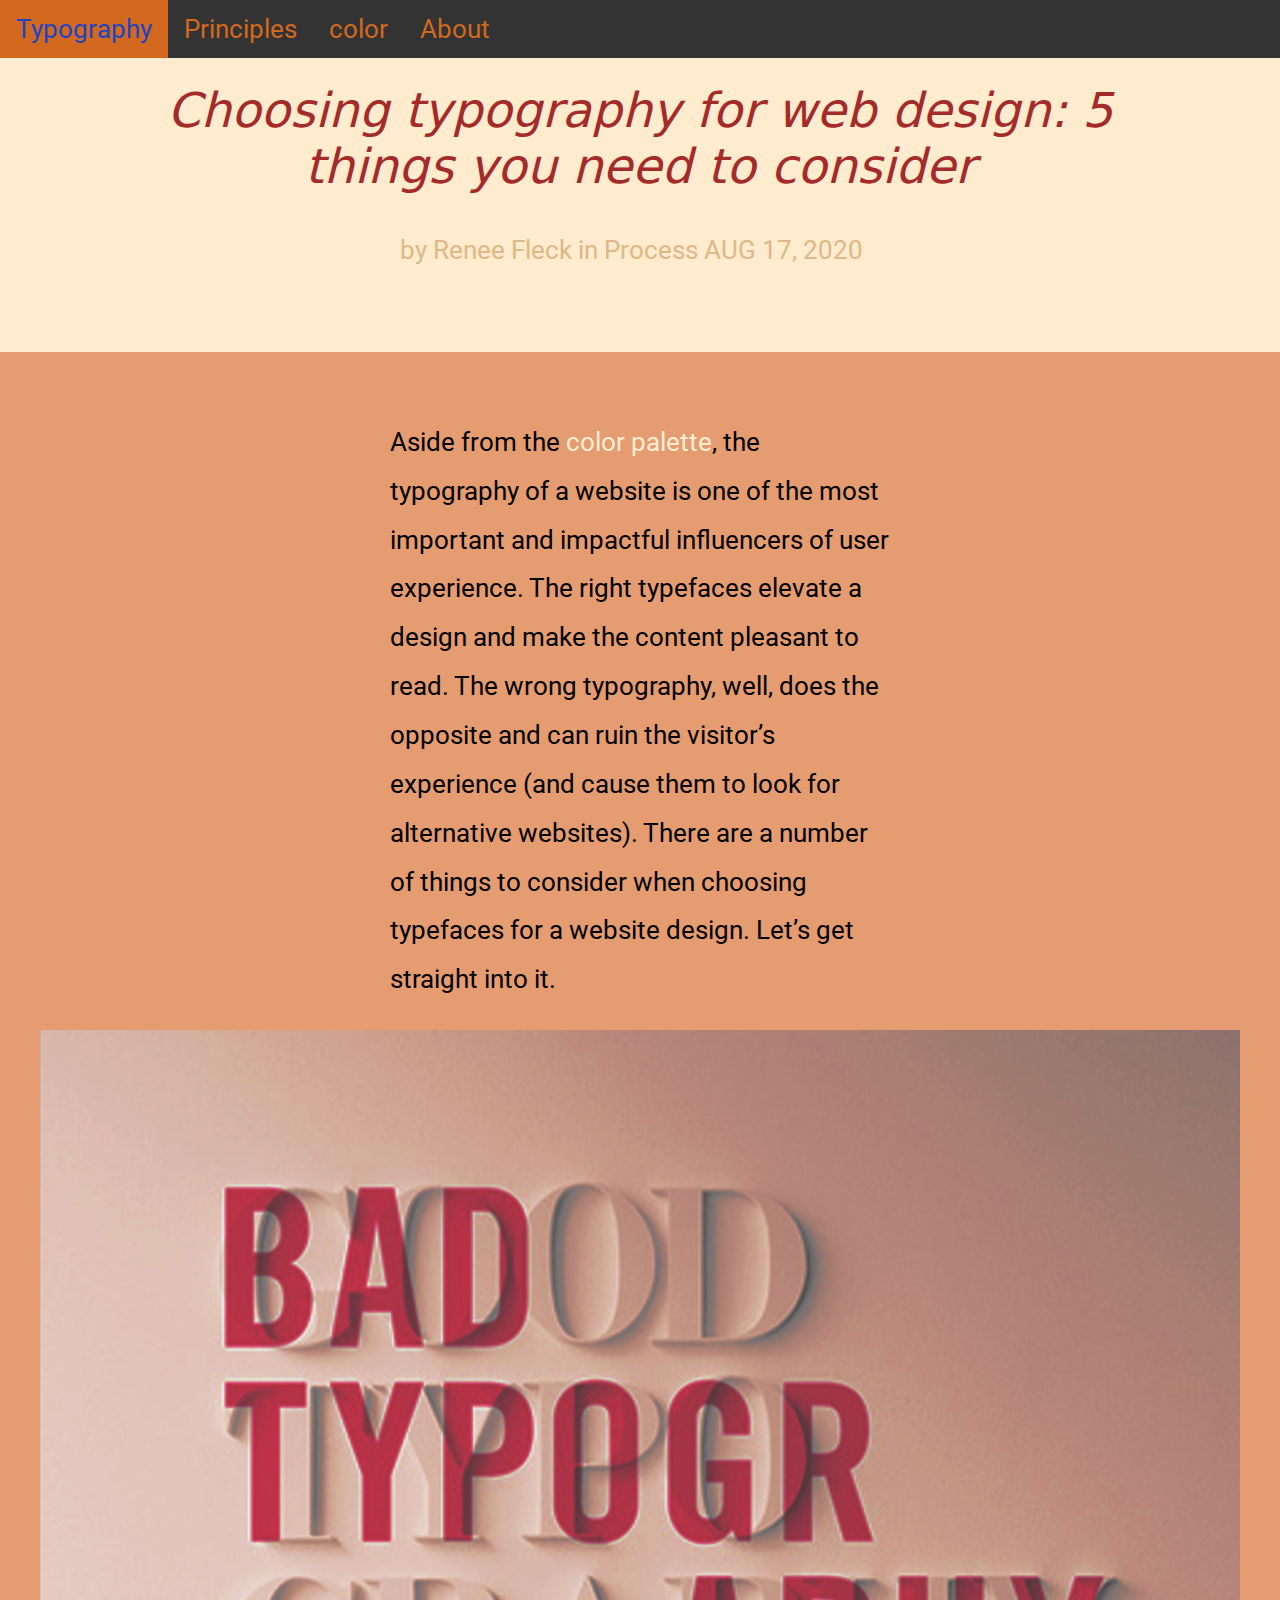
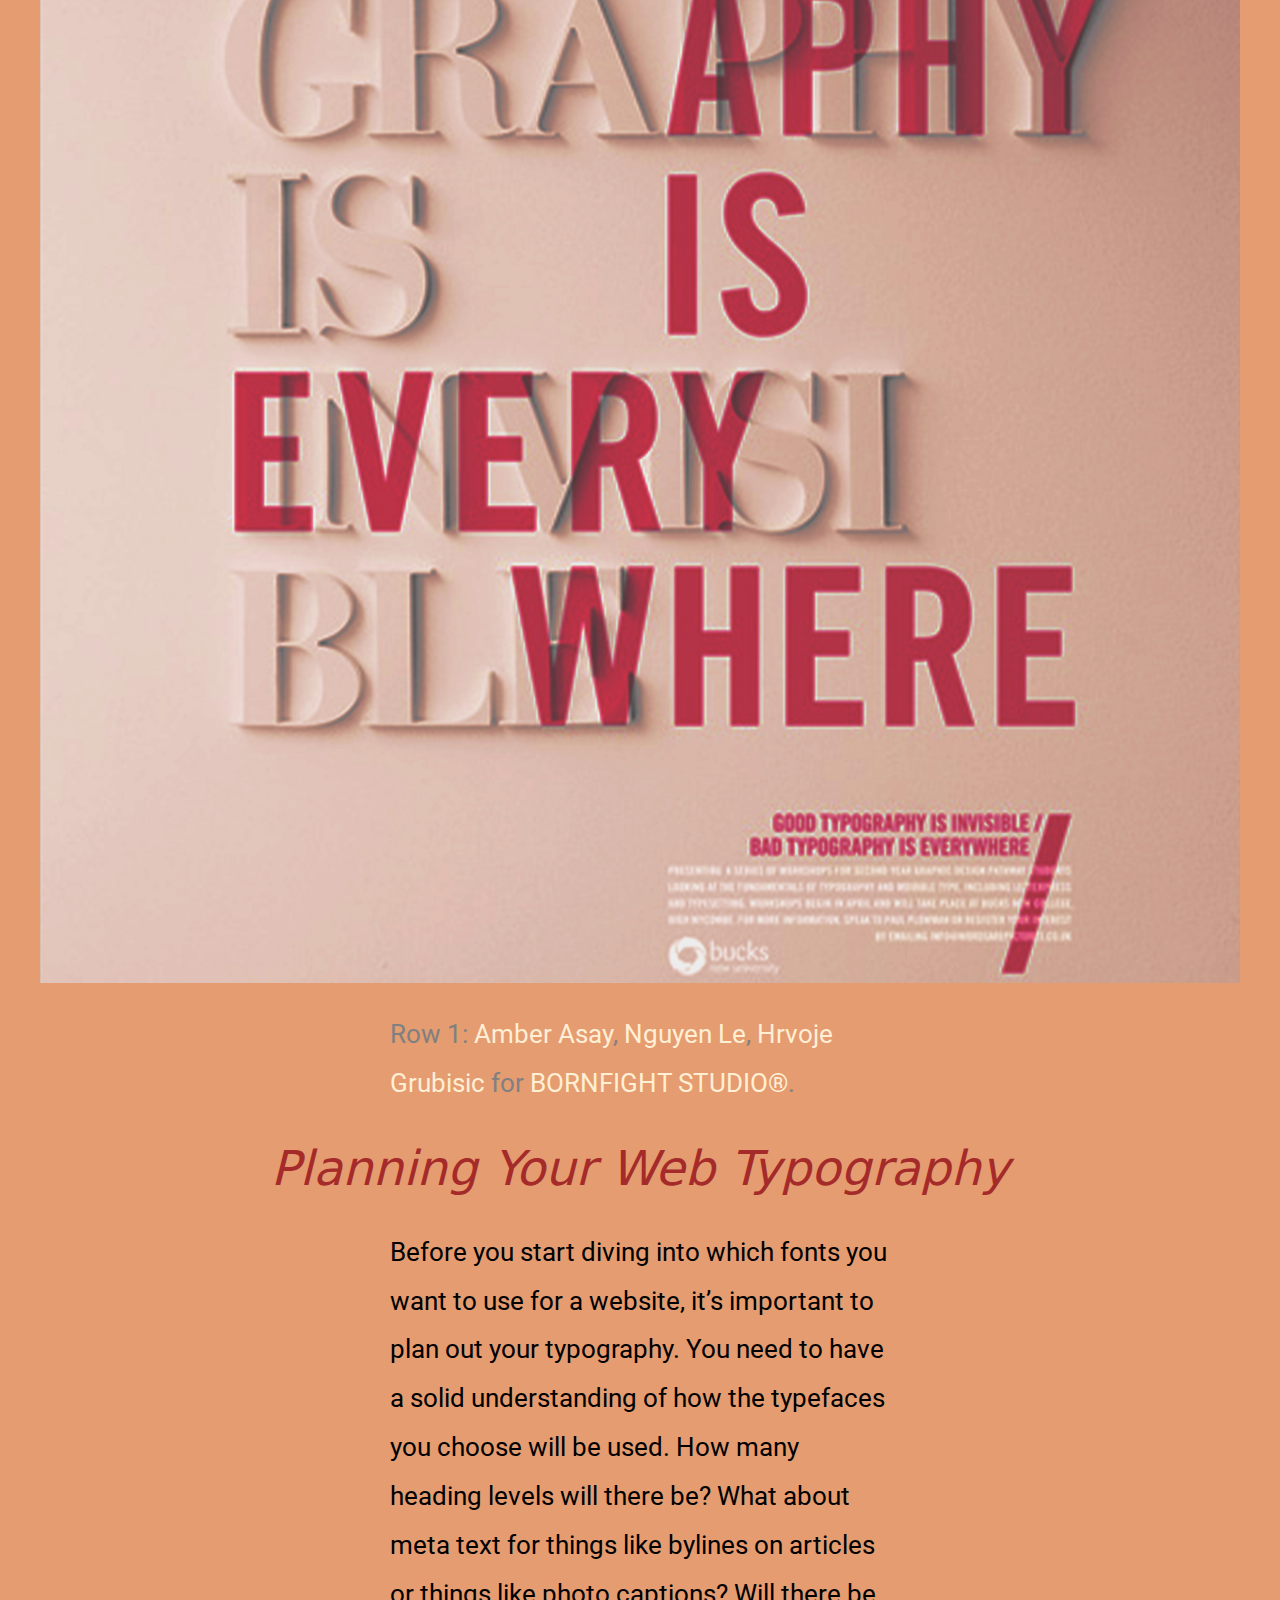
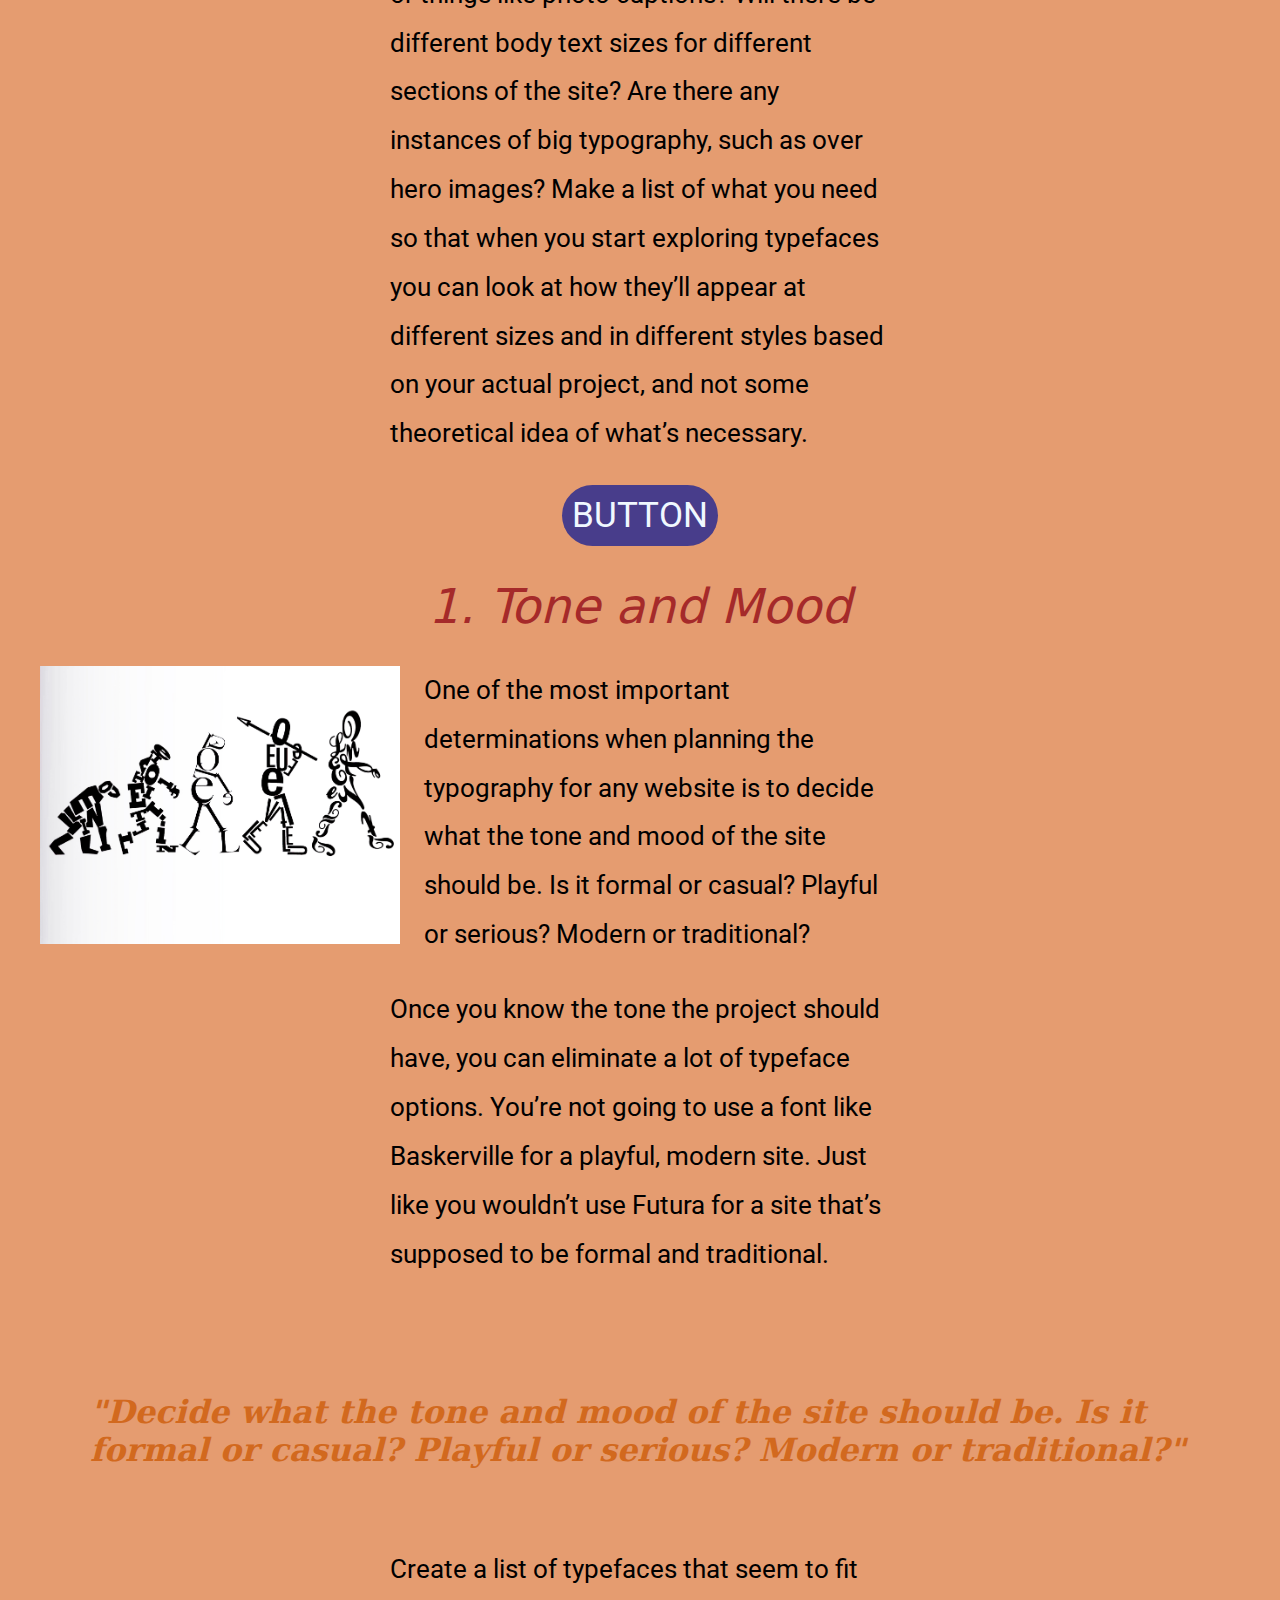
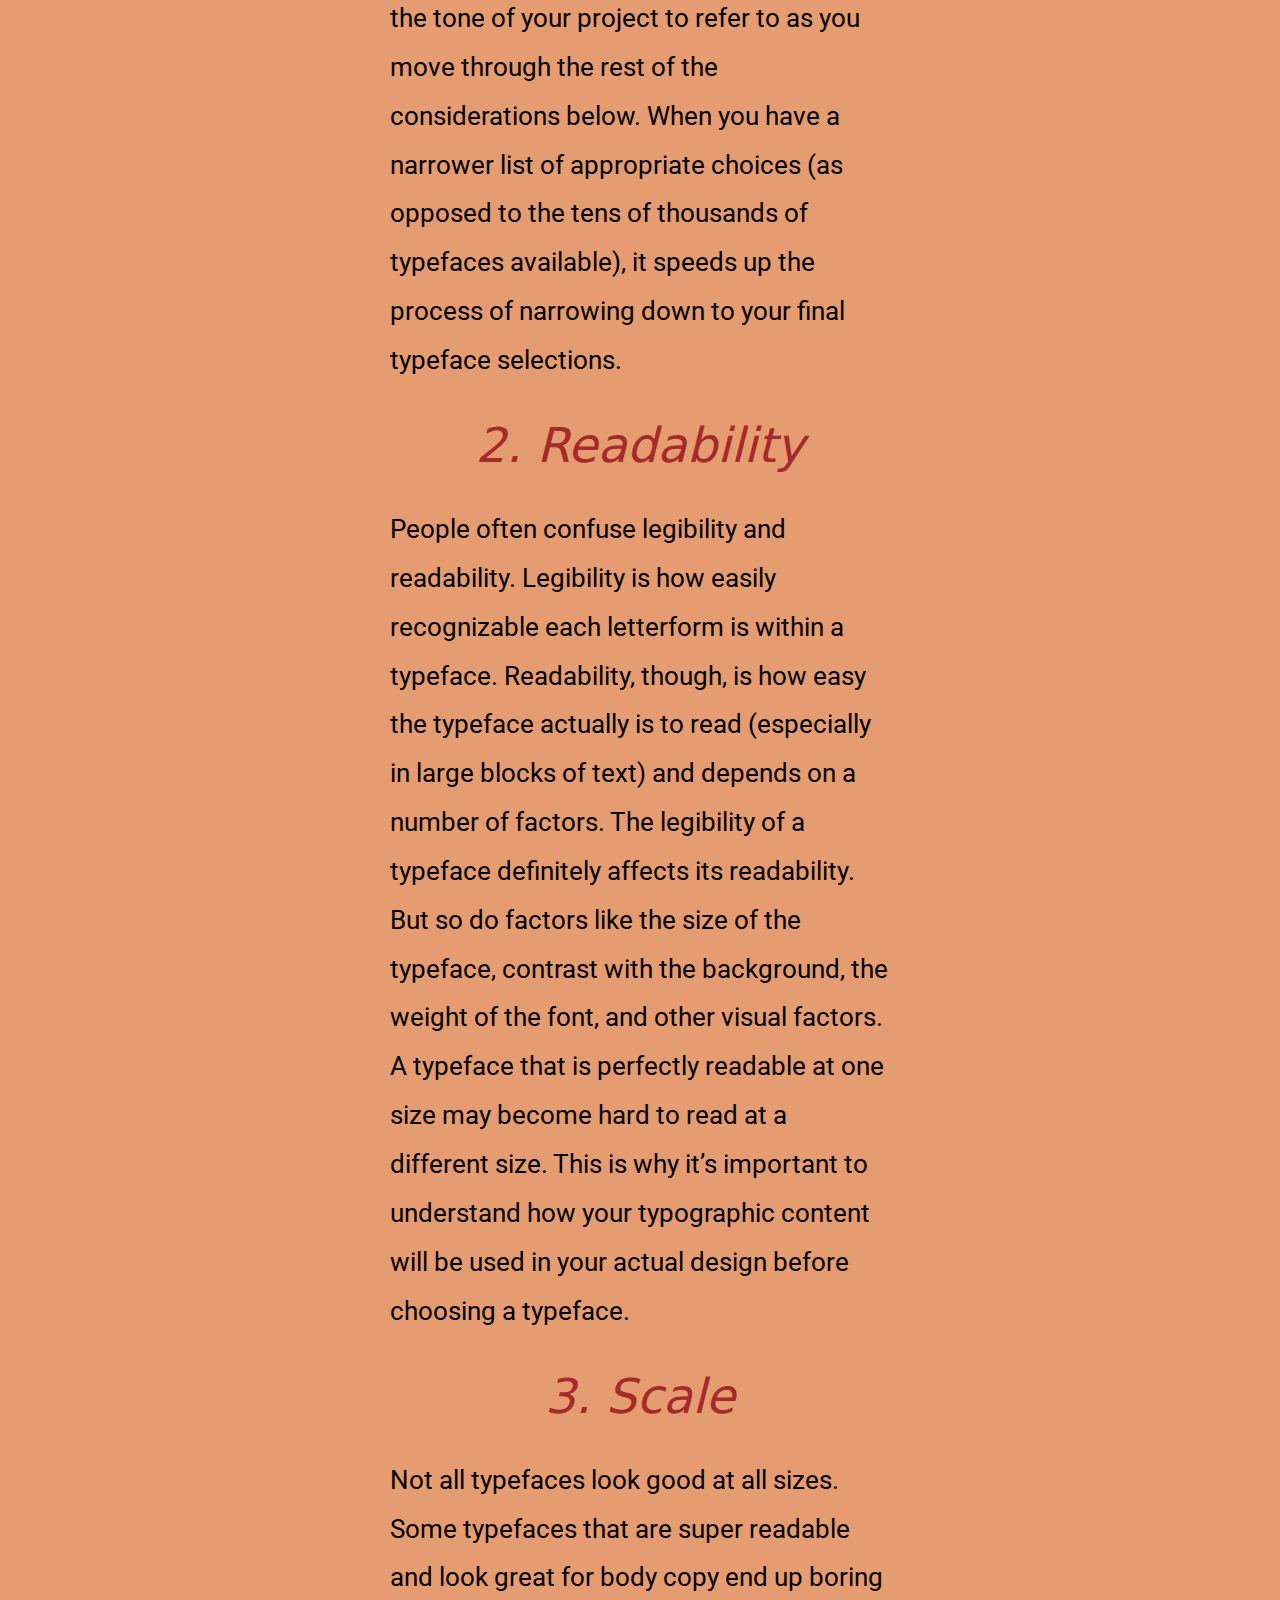
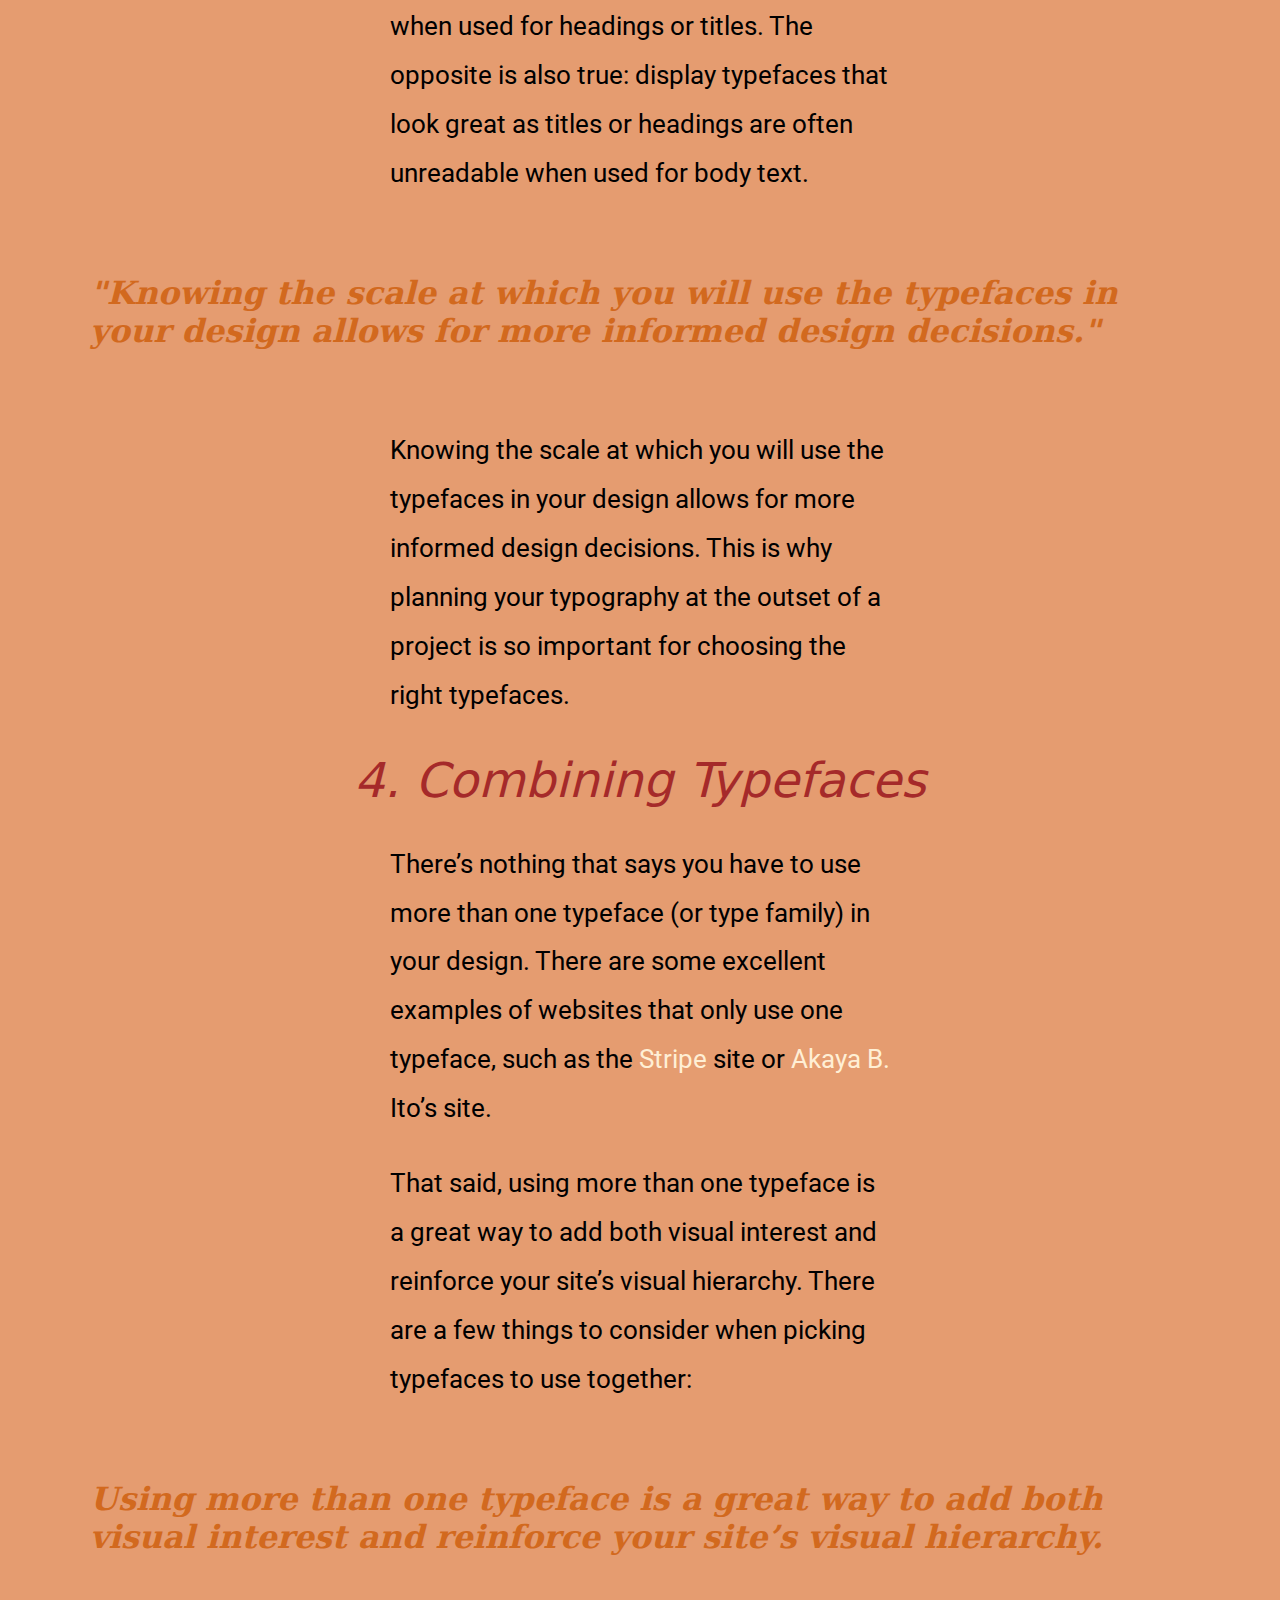
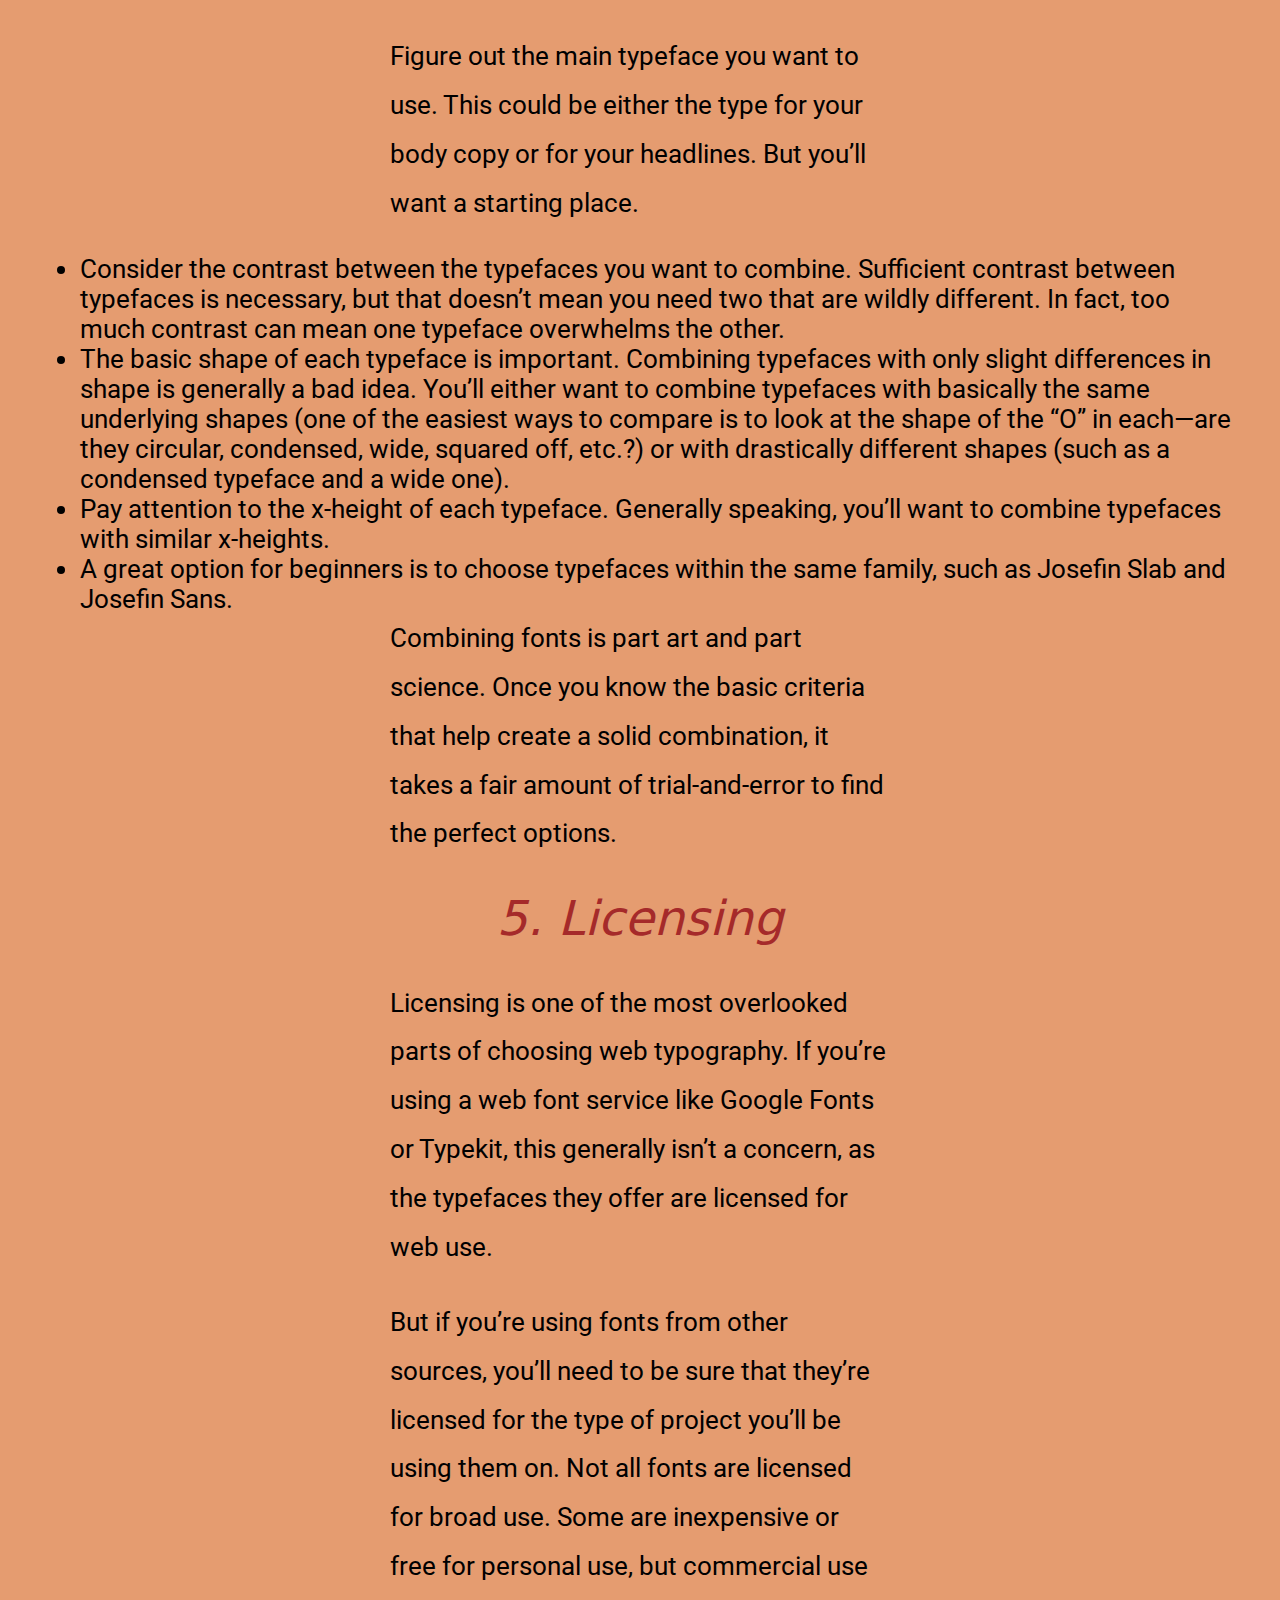
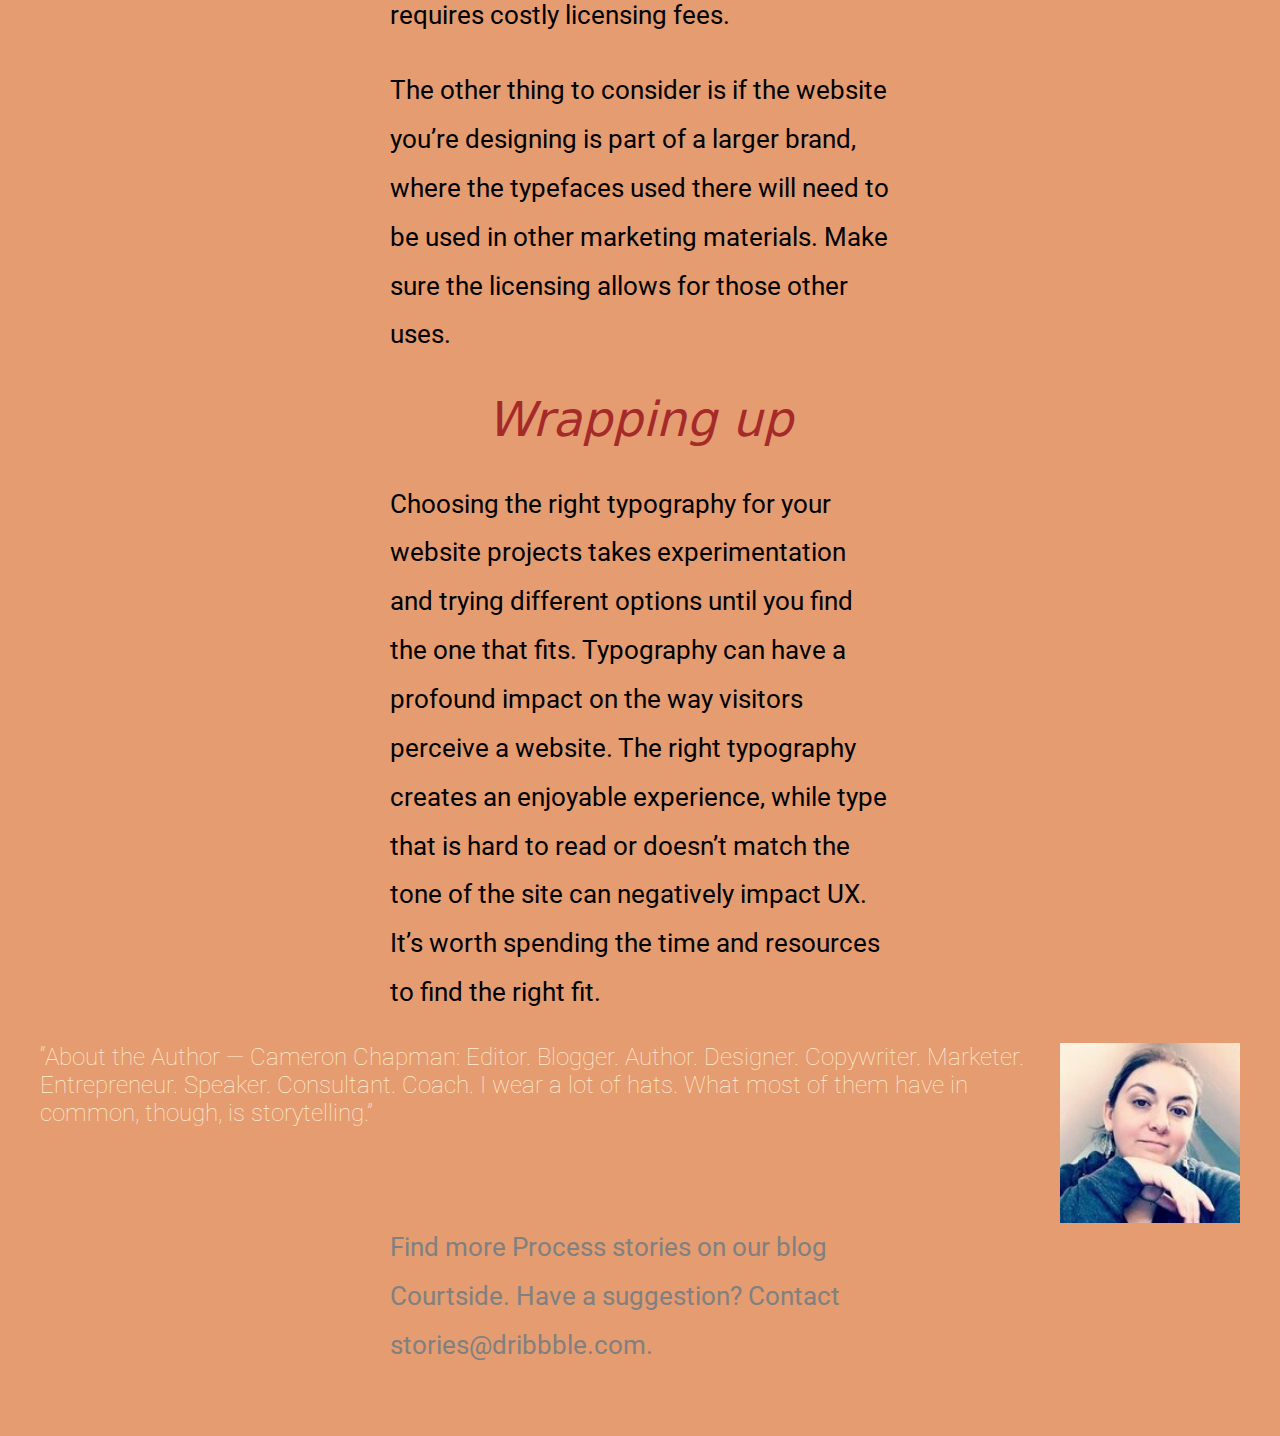
<file: index.html>
<!doctype html>
<html>
<head>
<meta charset="UTF-8">
<title>demo</title>
	<link rel="preconnect" href="https://fonts.googleapis.com">
<link rel="preconnect" href="https://fonts.gstatic.com" crossorigin>

<link rel="preconnect" href="https://fonts.gstatic.com" crossorigin>
<link href="https://fonts.googleapis.com/css2?family=Roboto:ital,wght@0,300;0,400;0,500;0,700;0,900;1,900&display=swap" rel="stylesheet">

<link href="style.css" rel="stylesheet" type="text/css">
</head>

<body>
	<ul class="nav">
  <li><a  href="Typography.html">Typography</a></li>
  <li><a  href="Principles.html">Principles</a></li>
  <li><a href="Color.html">color</a></li>
  <li><a  href="about.html">About</a></li>
</ul>
	<header>
		<h1>Choosing typography for web design: 5 things you need to consider</h1>
		<p>by Renee Fleck in Process
AUG 17, 2020</p>
	</header>
	
	<section>
	<p>Aside from the <a href="https://dribbble.com/stories/2018/12/19/choosing-colors-for-web-design-a-practical-ui-color-application-guide">color palette</a>, the typography of a website is one of the most important and impactful influencers of user experience. The right typefaces elevate a design and make the content pleasant to read. The wrong typography, well, does the opposite and can ruin the visitor’s experience (and cause them to look for alternative websites).

There are a number of things to consider when choosing typefaces for a website design. Let’s get straight into it.</p>
	<div class="center">
		
 <img src="images/Type.jpg" width="2550" height="3300" alt=""/>
	  </div>
	<footer>
		<p>Row 1: <a href="https://dribbble.com/AmberAsay">Amber Asay</a>, <a href="https://dribbble.com/newincreative">Nguyen Le</a>, <a href="https://dribbble.com/hrvoje-grubisic">Hrvoje Grubisic</a> for <a href="https://dribbble.com/bornfight_studio">BORNFIGHT STUDIO®</a>.</p>
	</footer>
	
<h1>Planning Your Web Typography</h1>
	<p>Before you start diving into which fonts you want to use for a website, it’s important to plan out your typography. You need to have a solid understanding of how the typefaces you choose will be used.

How many heading levels will there be? What about meta text for things like bylines on articles or things like photo captions? Will there be different body text sizes for different sections of the site? Are there any instances of big typography, such as over hero images?

Make a list of what you need so that when you start exploring typefaces you can look at how they’ll appear at different sizes and in different styles based on your actual project, and not some theoretical idea of what’s necessary.</p>
	
		<div class="button center">
		<a href="https://dribbble.com/AmberAsay"> BUTTON
		</a>
	</div>
	<h1>1. Tone and Mood</h1>
      <div>
		<img style= "width:30%; float: left; margin-right: 2%;" 
			 src="images/EveType.jpg" alt=""/>
		  </div>

	<p>One of the most important determinations when planning the typography for any website is to decide what the tone and mood of the site should be. Is it formal or casual? Playful or serious? Modern or traditional?</p>

<p>Once you know the tone the project should have, you can eliminate a lot of typeface options. You’re not going to use a font like Baskerville for a playful, modern site. Just like you wouldn’t use Futura for a site that’s supposed to be formal and traditional.</p>
		<br>
		<br>
	  <div class="quotation">"Decide what the tone and mood of the site should be. Is it formal or casual? Playful or serious? Modern or traditional?" </div>
	  <p style="clear:both;">Create a list of typefaces that seem to fit the tone of your project to refer to as you move through the rest of the considerations below. When you have a narrower list of appropriate choices (as opposed to the tens of thousands of typefaces available), it speeds up the process of narrowing down to your final typeface selections.</p>
		
	  <h1>2. Readability</h1>
	  <p>People often confuse legibility and readability. Legibility is how easily recognizable each letterform is within a typeface. Readability, though, is how easy the typeface actually is to read (especially in large blocks of text) and depends on a number of factors.

The legibility of a typeface definitely affects its readability. But so do factors like the size of the typeface, contrast with the background, the weight of the font, and other visual factors.

A typeface that is perfectly readable at one size may become hard to read at a different size. This is why it’s important to understand how your typographic content will be used in your actual design before choosing a typeface.</p>
	  <h1>3. Scale</h1>
	  <p>Not all typefaces look good at all sizes. Some typefaces that are super readable and look great for body copy end up boring when used for headings or titles. The opposite is also true: display typefaces that look great as titles or headings are often unreadable when used for body text.</p>
		
	  <div class="quotation">"Knowing the scale at which you will use the typefaces in your design allows for more informed design decisions." </div>
		
		<p>Knowing the scale at which you will use the typefaces in your design allows for more informed design decisions. This is why planning your typography at the outset of a project is so important for choosing the right typefaces.
		</p>
		<h1>4. Combining Typefaces</h1>
		<p>There’s nothing that says you have to use more than one typeface (or type family) in your design. There are some excellent examples of websites that only use one typeface, such as the <a href="https://stripe.com/">Stripe </a>site or<a href="https://ayakaito.com/"> Akaya B.</a> Ito’s site.</p>
			
<p>That said, using more than one typeface is a great way to add both visual interest and reinforce your site’s visual hierarchy. There are a few things to consider when picking typefaces to use together:</p>
		
		<div class="quotation">Using more than one typeface is a great way to add both visual interest and reinforce your site’s visual hierarchy.</div>
		<p>Figure out the main typeface you want to use. This could be either the type for your body copy or for your headlines. But you’ll want a starting place.</p>
		
		<ul>
<p><li>Consider the contrast between the typefaces you want to combine. Sufficient contrast between typefaces is necessary, but that doesn’t mean you need two that are wildly different. In fact, too much contrast can mean one typeface overwhelms the other.</li></p>
<p><li>The basic shape of each typeface is important. Combining typefaces with only slight differences in shape is generally a bad idea. You’ll either want to combine typefaces with basically the same underlying shapes (one of the easiest ways to compare is to look at the shape of the “O” in each—are they circular, condensed, wide, squared off, etc.?) or with drastically different shapes (such as a condensed typeface and a wide one).</li></p>
<p><li>Pay attention to the x-height of each typeface. Generally speaking, you’ll want to combine typefaces with similar x-heights.</li></p>
<p><li>A great option for beginners is to choose typefaces within the same family, such as Josefin Slab and Josefin Sans.</li></p>
		</ul>
		
<p>Combining fonts is part art and part science. Once you know the basic criteria that help create a solid combination, it takes a fair amount of trial-and-error to find the perfect options.
</p>
	<h1>5. Licensing</h1>
		<p>Licensing is one of the most overlooked parts of choosing web typography. If you’re using a web font service like Google Fonts or Typekit, this generally isn’t a concern, as the typefaces they offer are licensed for web use.</p>
		<p>But if you’re using fonts from other sources, you’ll need to be sure that they’re licensed for the type of project you’ll be using them on. Not all fonts are licensed for broad use. Some are inexpensive or free for personal use, but commercial use requires costly licensing fees.</p>
		<p>The other thing to consider is if the website you’re designing is part of a larger brand, where the typefaces used there will need to be used in other marketing materials. Make sure the licensing allows for those other uses.</p>
	<h1>Wrapping up</h1>
		<p>Choosing the right typography for your website projects takes experimentation and trying different options until you find the one that fits. Typography can have a profound impact on the way visitors perceive a website. The right typography creates an enjoyable experience, while type that is hard to read or doesn’t match the tone of the site can negatively impact UX. It’s worth spending the time and resources to find the right fit.</p>
	<div>	
	<img style="width:15%; float: right;" src="images/circle_carmen.jpeg" alt="">
		
		<div class="individual-quote">
		<q class="individual-quote">About the Author — Cameron Chapman: Editor. Blogger. Author. Designer. Copywriter. Marketer. Entrepreneur. Speaker. Consultant. Coach. I wear a lot of hats. What most of them have in common, though, is storytelling.</q>
		</div>
		</div>
		

	<footer style= "clear:both;">
	<p>Find more Process stories on our blog Courtside. Have a suggestion? Contact stories@dribbble.com.</p>
	</footer>
	</section>
	
</body>
</html>
</file>
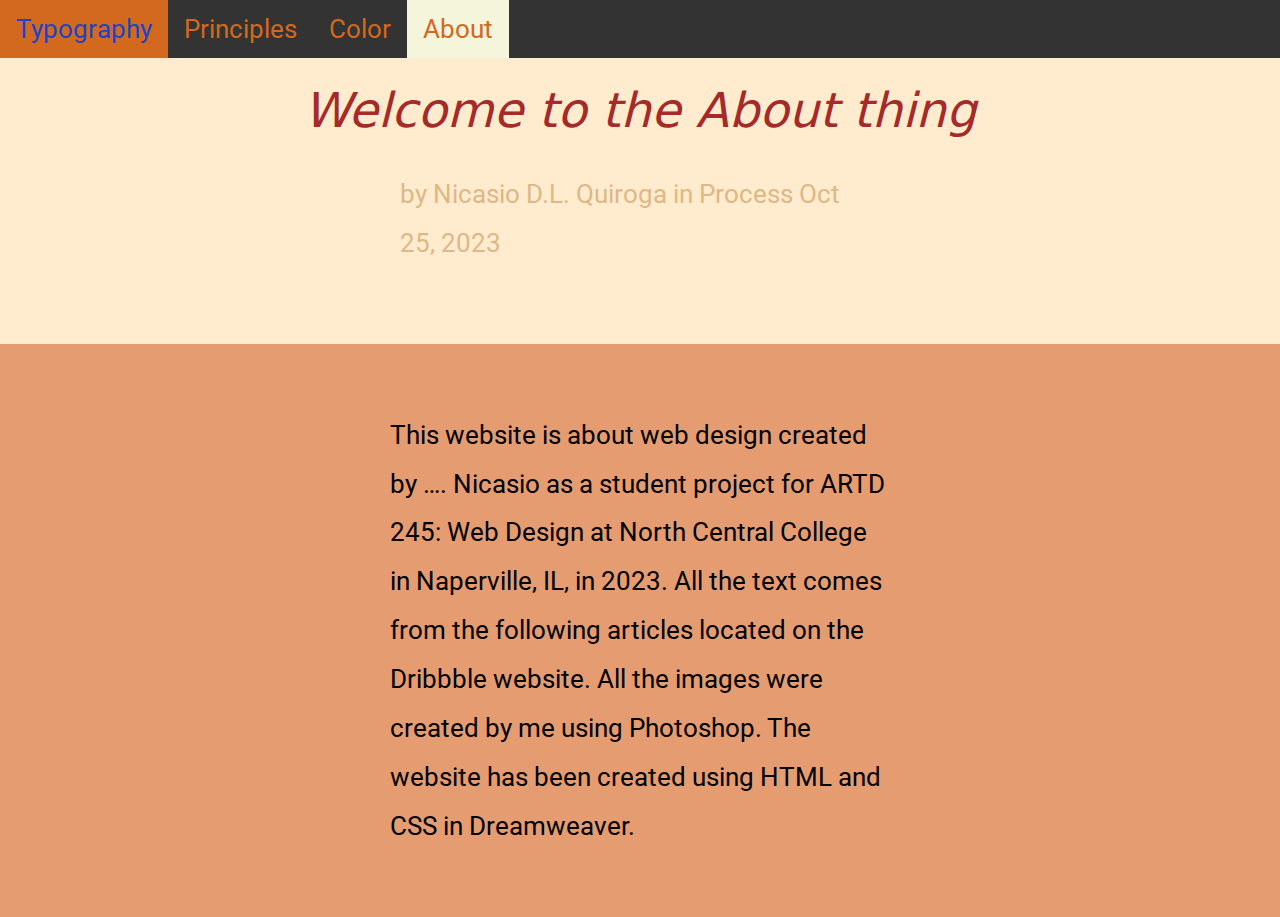
<file: about.html>
<!doctype html>
<html>
<head>
<meta charset="UTF-8">
<title>demo</title>
	<link rel="preconnect" href="https://fonts.googleapis.com">
<link rel="preconnect" href="https://fonts.gstatic.com" crossorigin>

<link rel="preconnect" href="https://fonts.gstatic.com" crossorigin>
<link href="https://fonts.googleapis.com/css2?family=Roboto:ital,wght@0,300;0,400;0,500;0,700;0,900;1,900&display=swap" rel="stylesheet">

<link href="style.css" rel="stylesheet" type="text/css">
</head>

<body>
	<ul class="nav">
  <li><a href="Typography.html">Typography</a></li>
  <li><a  href="Principles.html">Principles</a></li>
  <li><a href="color.html">Color</a></li>
  <li><a class="active" href="about.html">About</a></li>
</ul>
	<header>
		<h1>Welcome to the About thing</h1>
		<p>by Nicasio D.L. Quiroga in Process
Oct 25, 2023</p>
	</header>
	
	<section>
	<p>This website is about web design created by …. Nicasio as a student project for ARTD 245: Web Design at North Central College in Naperville, IL, in 2023. All the text comes from the following articles located on the Dribbble website. All the images were created by me using Photoshop. The website has been created using HTML and CSS in Dreamweaver.</p>
	</section>
	
</body>
</html>
</file>
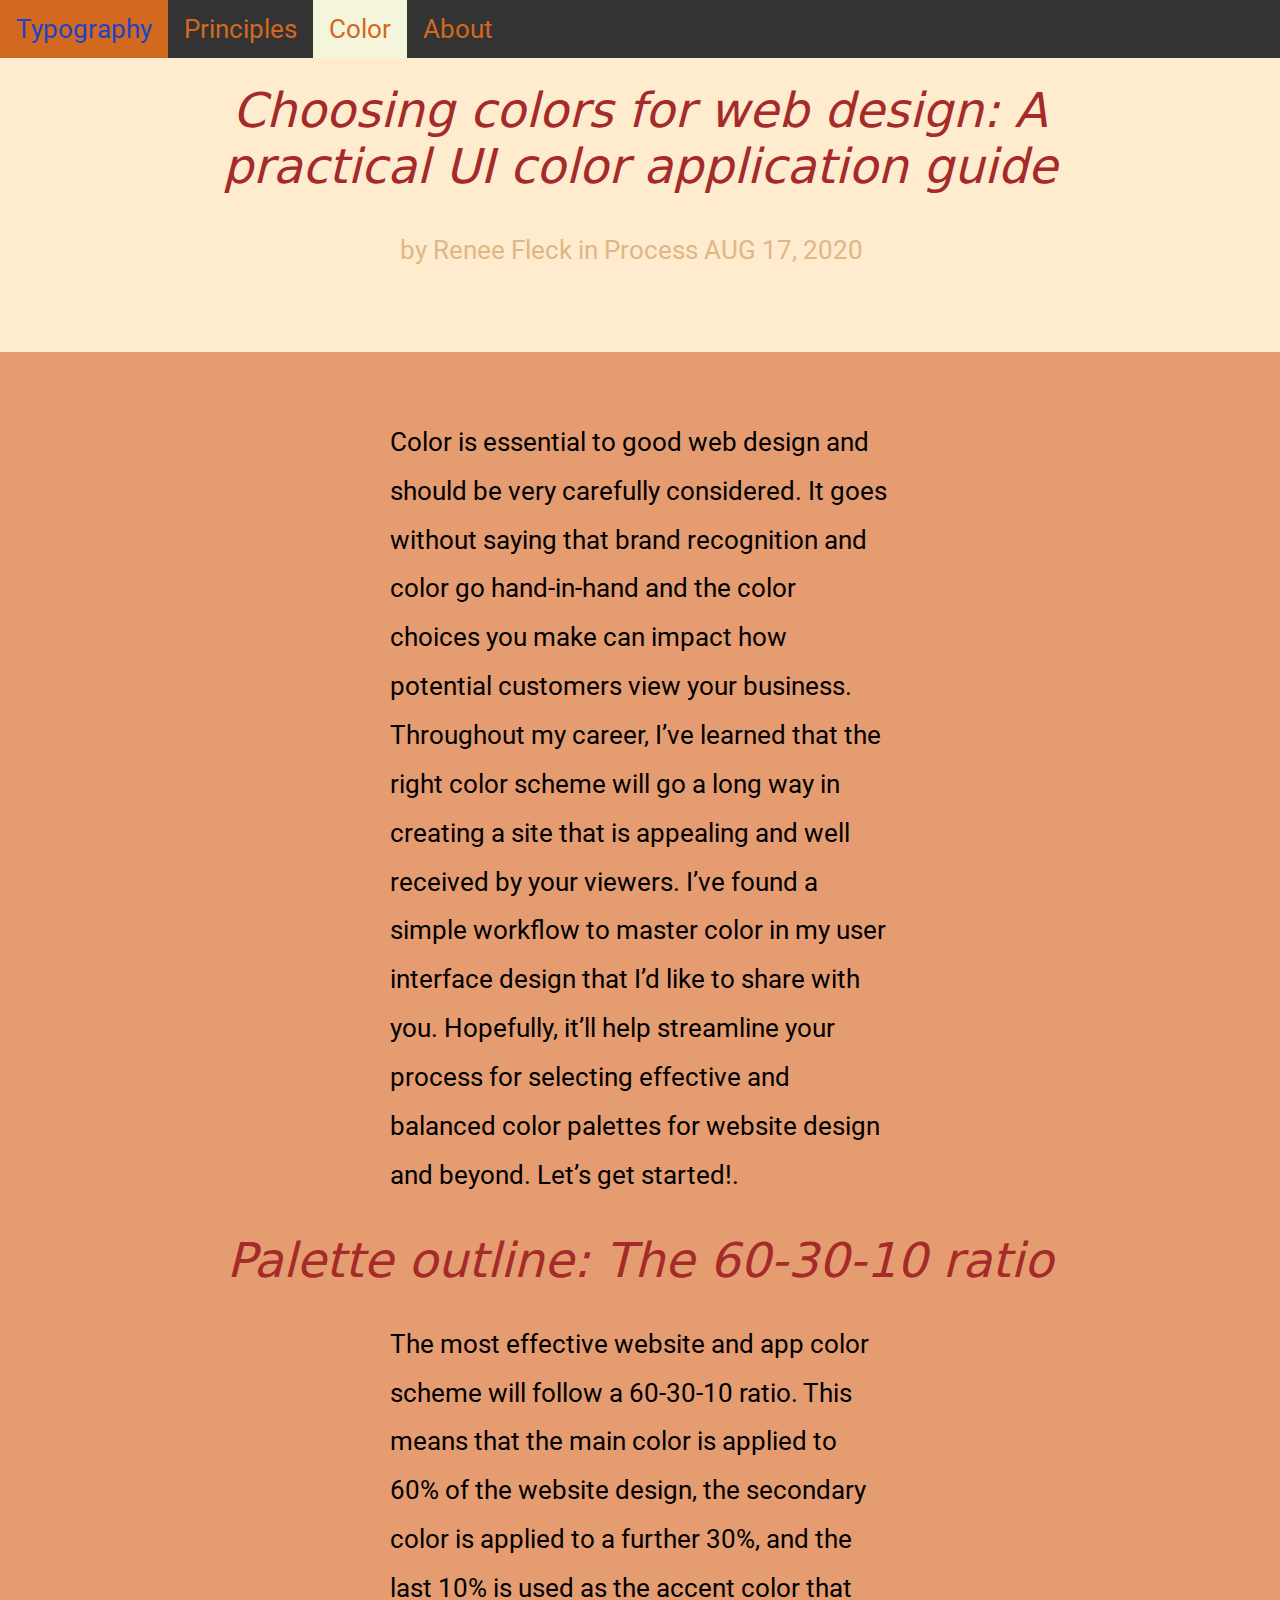
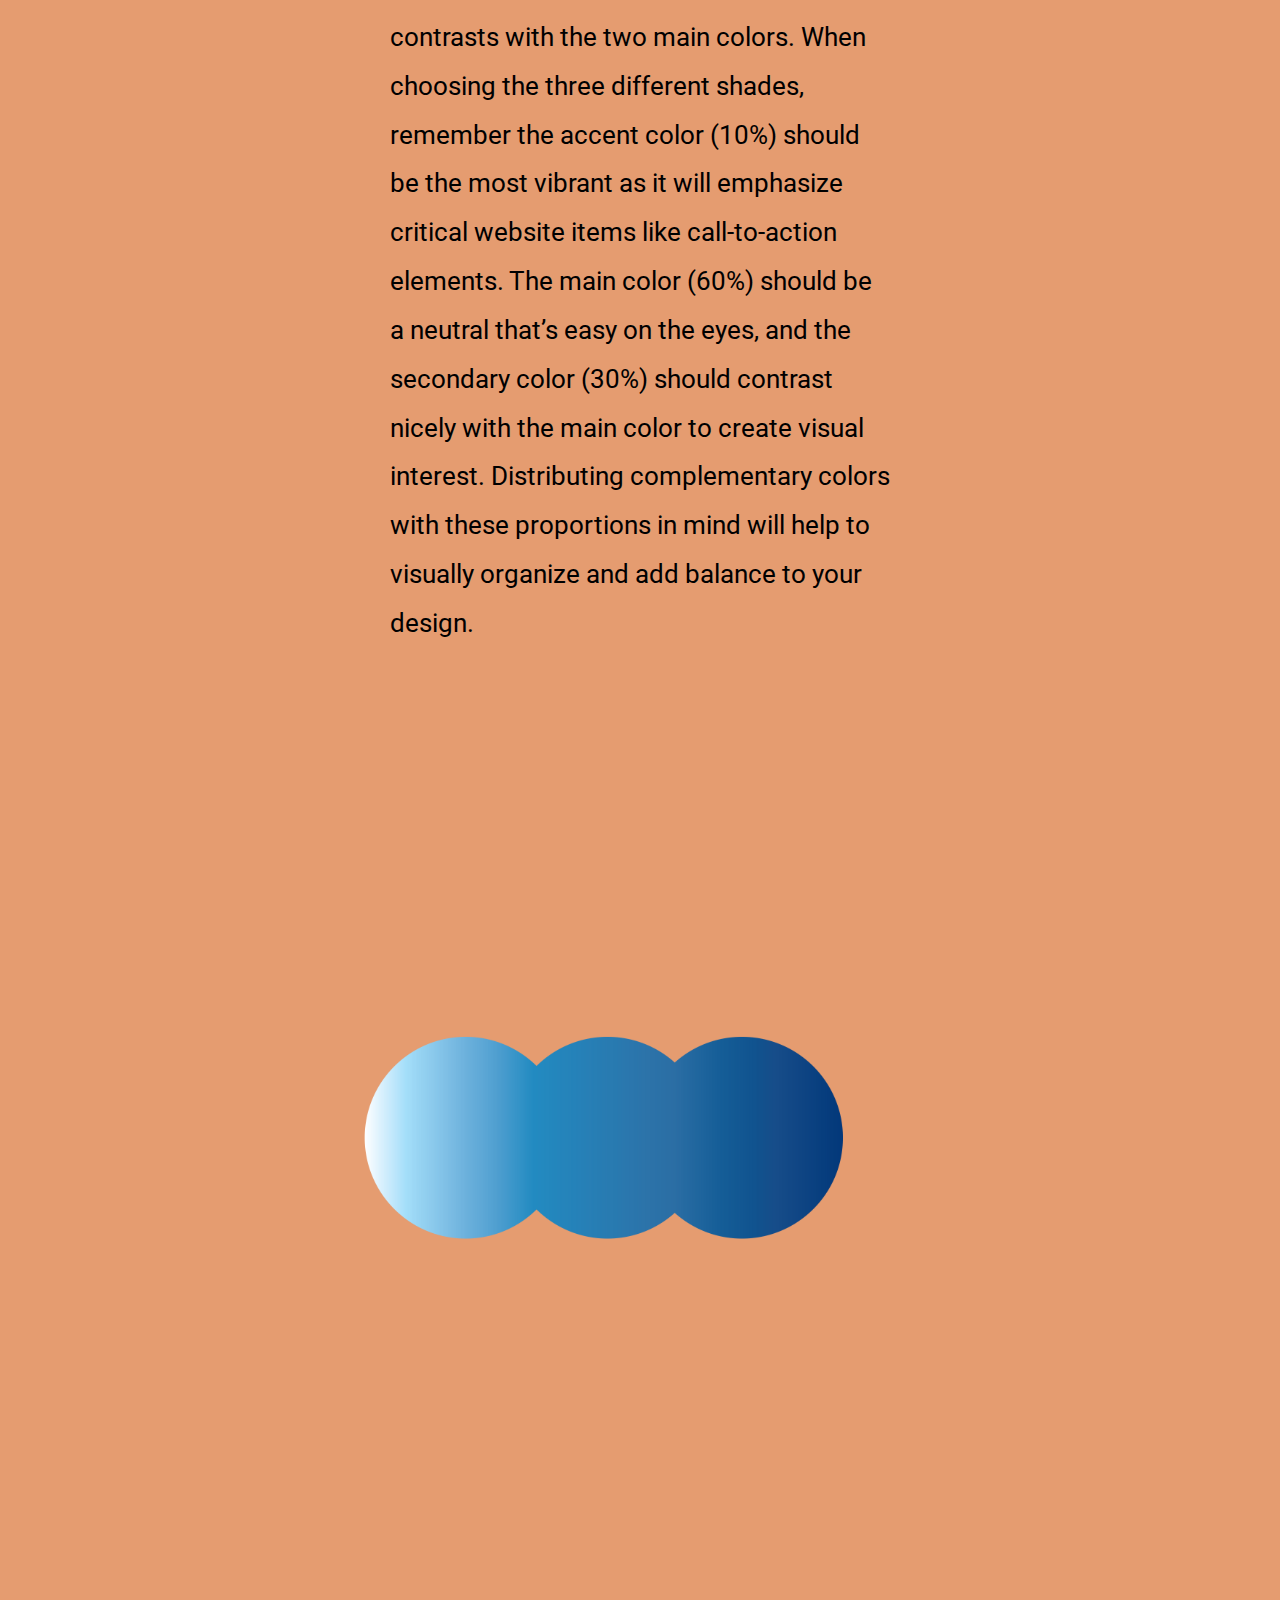
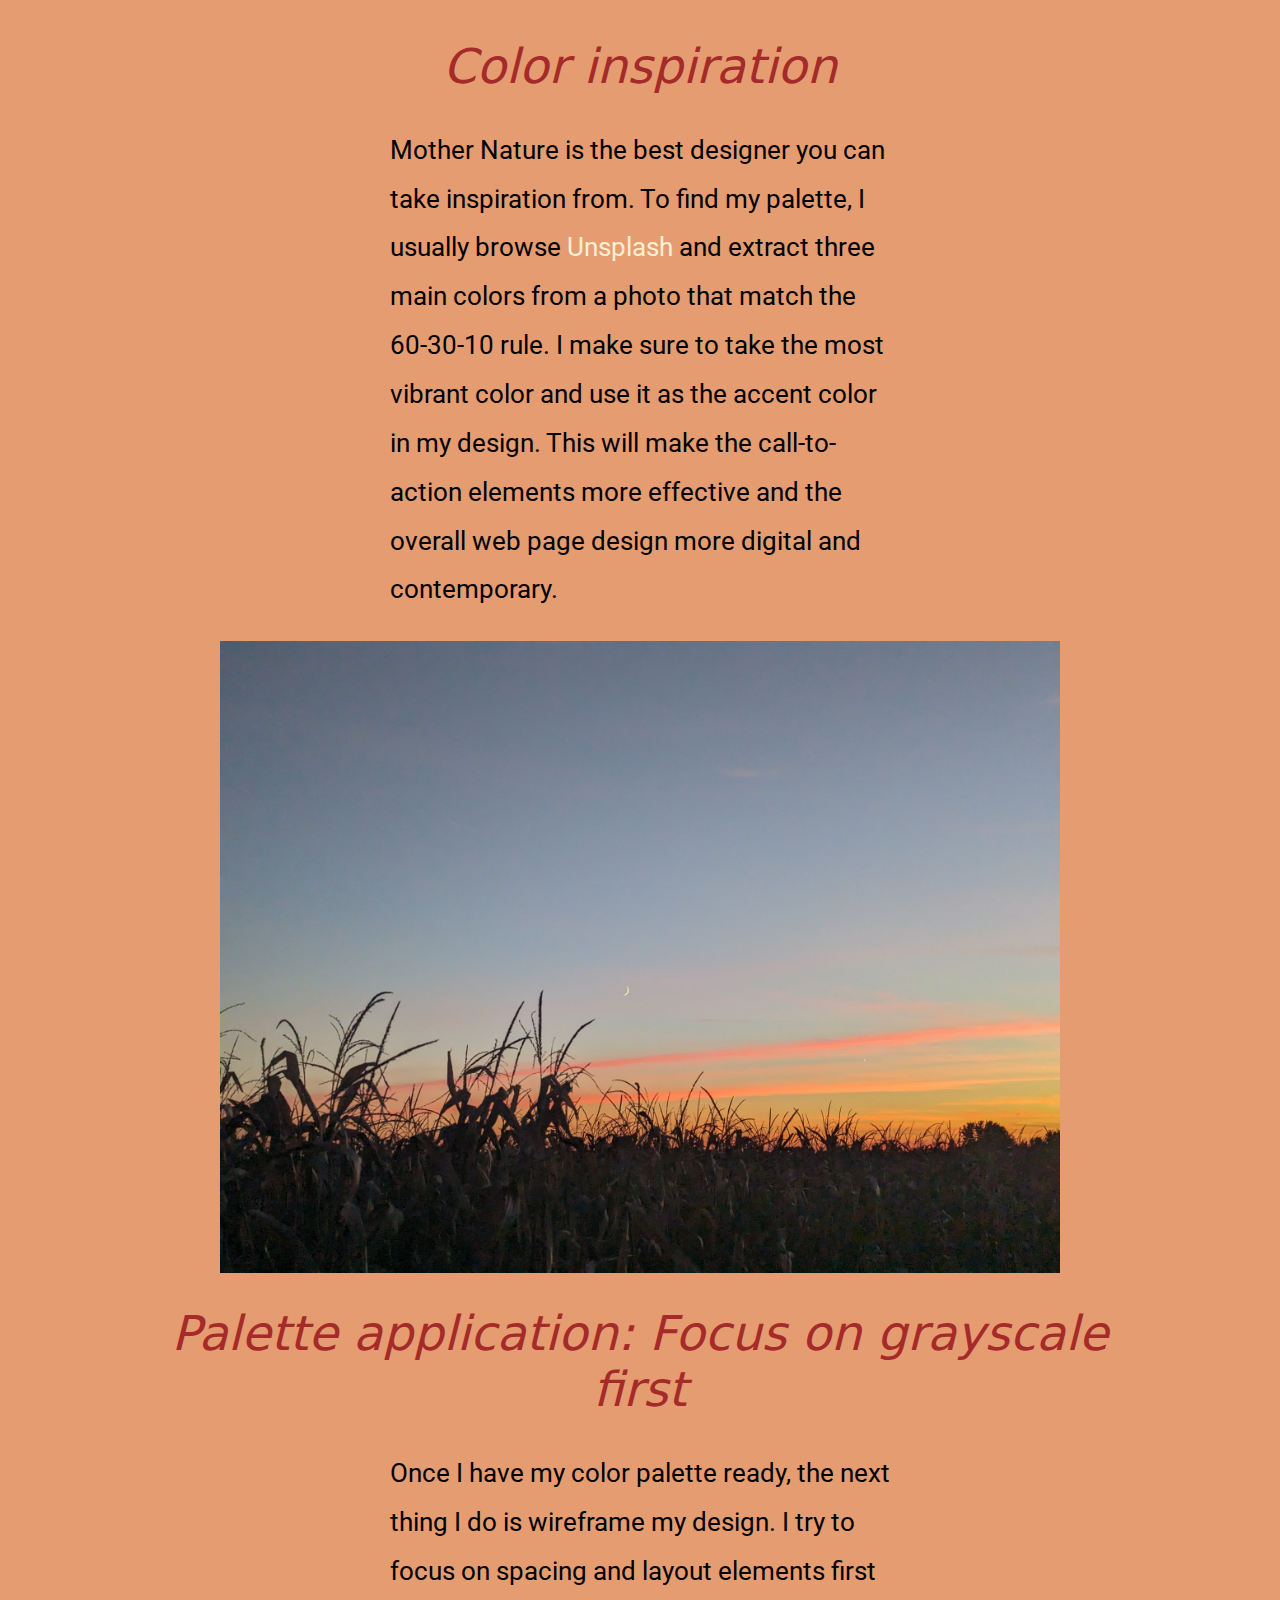
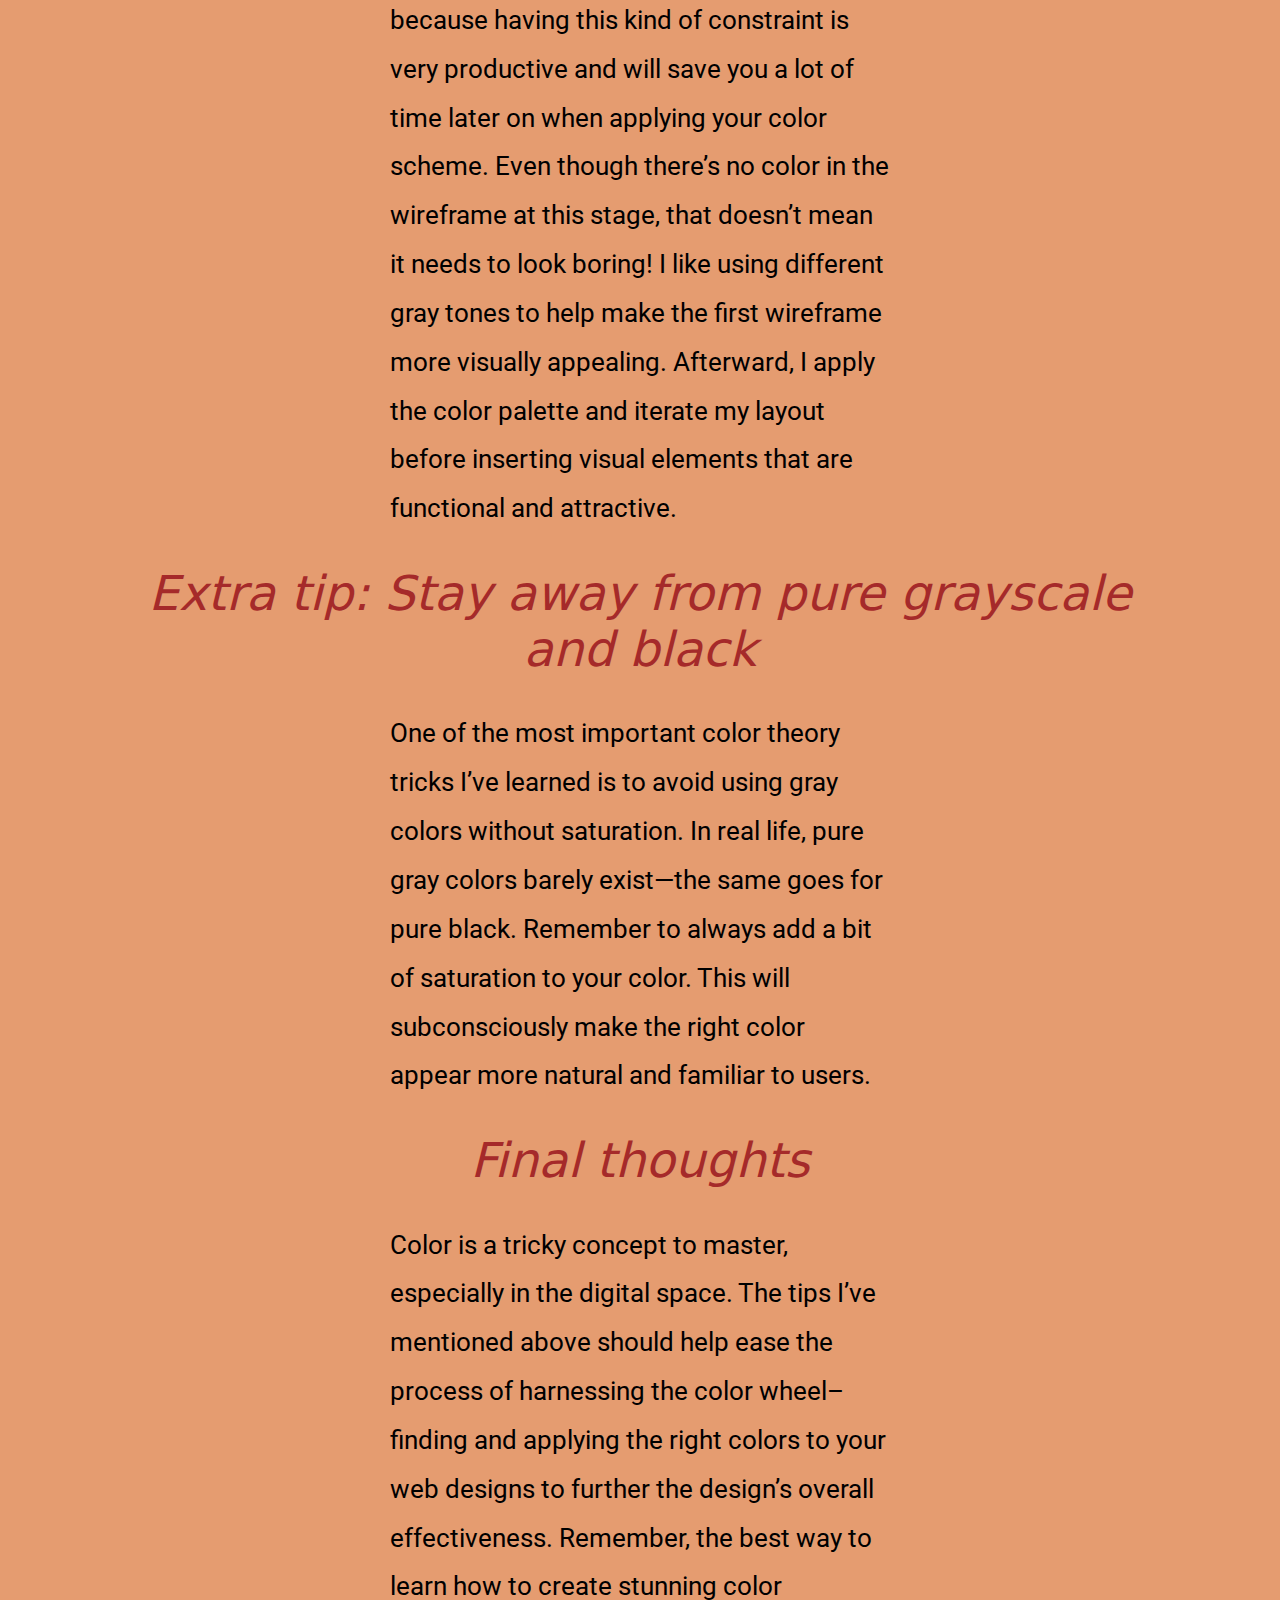
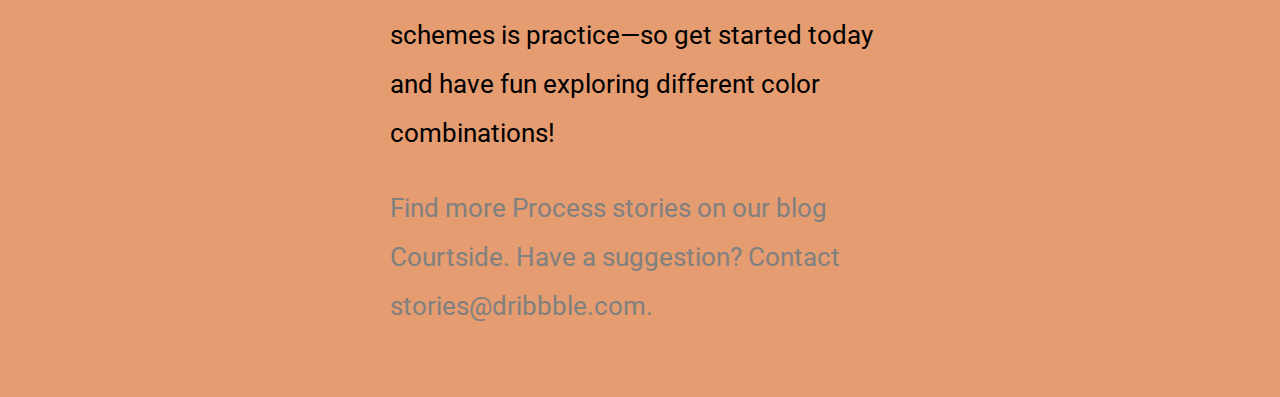
<file: color.html>
<!doctype html>
<html>
<head>
<meta charset="UTF-8">
<title>demo</title>
	<link rel="preconnect" href="https://fonts.googleapis.com">
<link rel="preconnect" href="https://fonts.gstatic.com" crossorigin>

<link rel="preconnect" href="https://fonts.gstatic.com" crossorigin>
<link href="https://fonts.googleapis.com/css2?family=Roboto:ital,wght@0,300;0,400;0,500;0,700;0,900;1,900&display=swap" rel="stylesheet">

<link href="style.css" rel="stylesheet" type="text/css">
</head>

<body>
		<ul class="nav">
  <li><a  href="Typography.html">Typography</a></li>
  <li><a  href="Principles.html">Principles</a></li>
  <li><a class="active" href="color.html">Color</a></li>
  <li><a  href="about.html">About</a></li>
</ul>
	<header>
		<h1>Choosing colors for web design: A practical UI color application guide</h1>
		<p>by Renee Fleck in Process
AUG 17, 2020</p>
	</header>
	
	<section>
	<p>Color is essential to good web design and should be very carefully considered. It goes without saying that brand recognition and color go hand-in-hand and the color choices you make can impact how potential customers view your business.

Throughout my career, I’ve learned that the right color scheme will go a long way in creating a site that is appealing and well received by your viewers.

I’ve found a simple workflow to master color in my user interface design that I’d like to share with you. Hopefully, it’ll help streamline your process for selecting effective and balanced color palettes for website design and beyond. Let’s get started!.
</p>
	
<h1>Palette outline: The 60-30-10 ratio</h1>
	<p>The most effective website and app color scheme will follow a 60-30-10 ratio. This means that the main color is applied to 60% of the website design, the secondary color is applied to a further 30%, and the last 10% is used as the accent color that contrasts with the two main colors.

When choosing the three different shades, remember the accent color (10%) should be the most vibrant as it will emphasize critical website items like call-to-action elements. The main color (60%) should be a neutral that’s easy on the eyes, and the secondary color (30%) should contrast nicely with the main color to create visual interest.

Distributing complementary colors with these proportions in mind will help to visually organize and add balance to your design.</p>
		
		<img
	
		<img src="images/Color.png" width="3300" height="2550" alt=""/>
		
	<h1>Color inspiration</h1>
   

	<p>Mother Nature is the best designer you can take inspiration from. To find my palette, I usually browse <a href="https://unsplash.com/" target="_blank">Unsplash</a> and extract three main colors from a photo that match the 60-30-10 rule. I make sure to take the most vibrant color and use it as the accent color in my design. This will make the call-to-action elements more effective and the overall web page design more digital and contemporary.</p>
		
		
	<div class="center">	
    <img style= "width:70%; " src="images/SunsetPumpkinPatch.jpg" alt=""/>
		</div>	
<h1>Palette application: Focus on grayscale first</h1>
	  <p>Once I have my color palette ready, the next thing I do is wireframe my design. I try to focus on spacing and layout elements first because having this kind of constraint is very productive and will save you a lot of time later on when applying your color scheme.

Even though there’s no color in the wireframe at this stage, that doesn’t mean it needs to look boring! I like using different gray tones to help make the first wireframe more visually appealing. Afterward, I apply the color palette and iterate my layout before inserting visual elements that are functional and attractive.</p>
	  <h1>Extra tip: Stay away from pure grayscale and black</h1>
	  <p>One of the most important color theory tricks I’ve learned is to avoid using gray colors without saturation. In real life, pure gray colors barely exist—the same goes for pure black. Remember to always add a bit of saturation to your color. This will subconsciously make the right color appear more natural and familiar to users.</p>
		
	
		<h1>Final thoughts</h1>
		<p>Color is a tricky concept to master, especially in the digital space. The tips I’ve mentioned above should help ease the process of harnessing the color wheel–finding and applying the right colors to your web designs to further the design’s overall effectiveness. Remember, the best way to learn how to create stunning color schemes is practice—so get started today and have fun exploring different color combinations!</p>

	<footer style= "clear:both;">
	<p>Find more Process stories on our blog Courtside. Have a suggestion? Contact stories@dribbble.com.</p>
	</footer>
	</section>
	
</body>
</html>
</file>
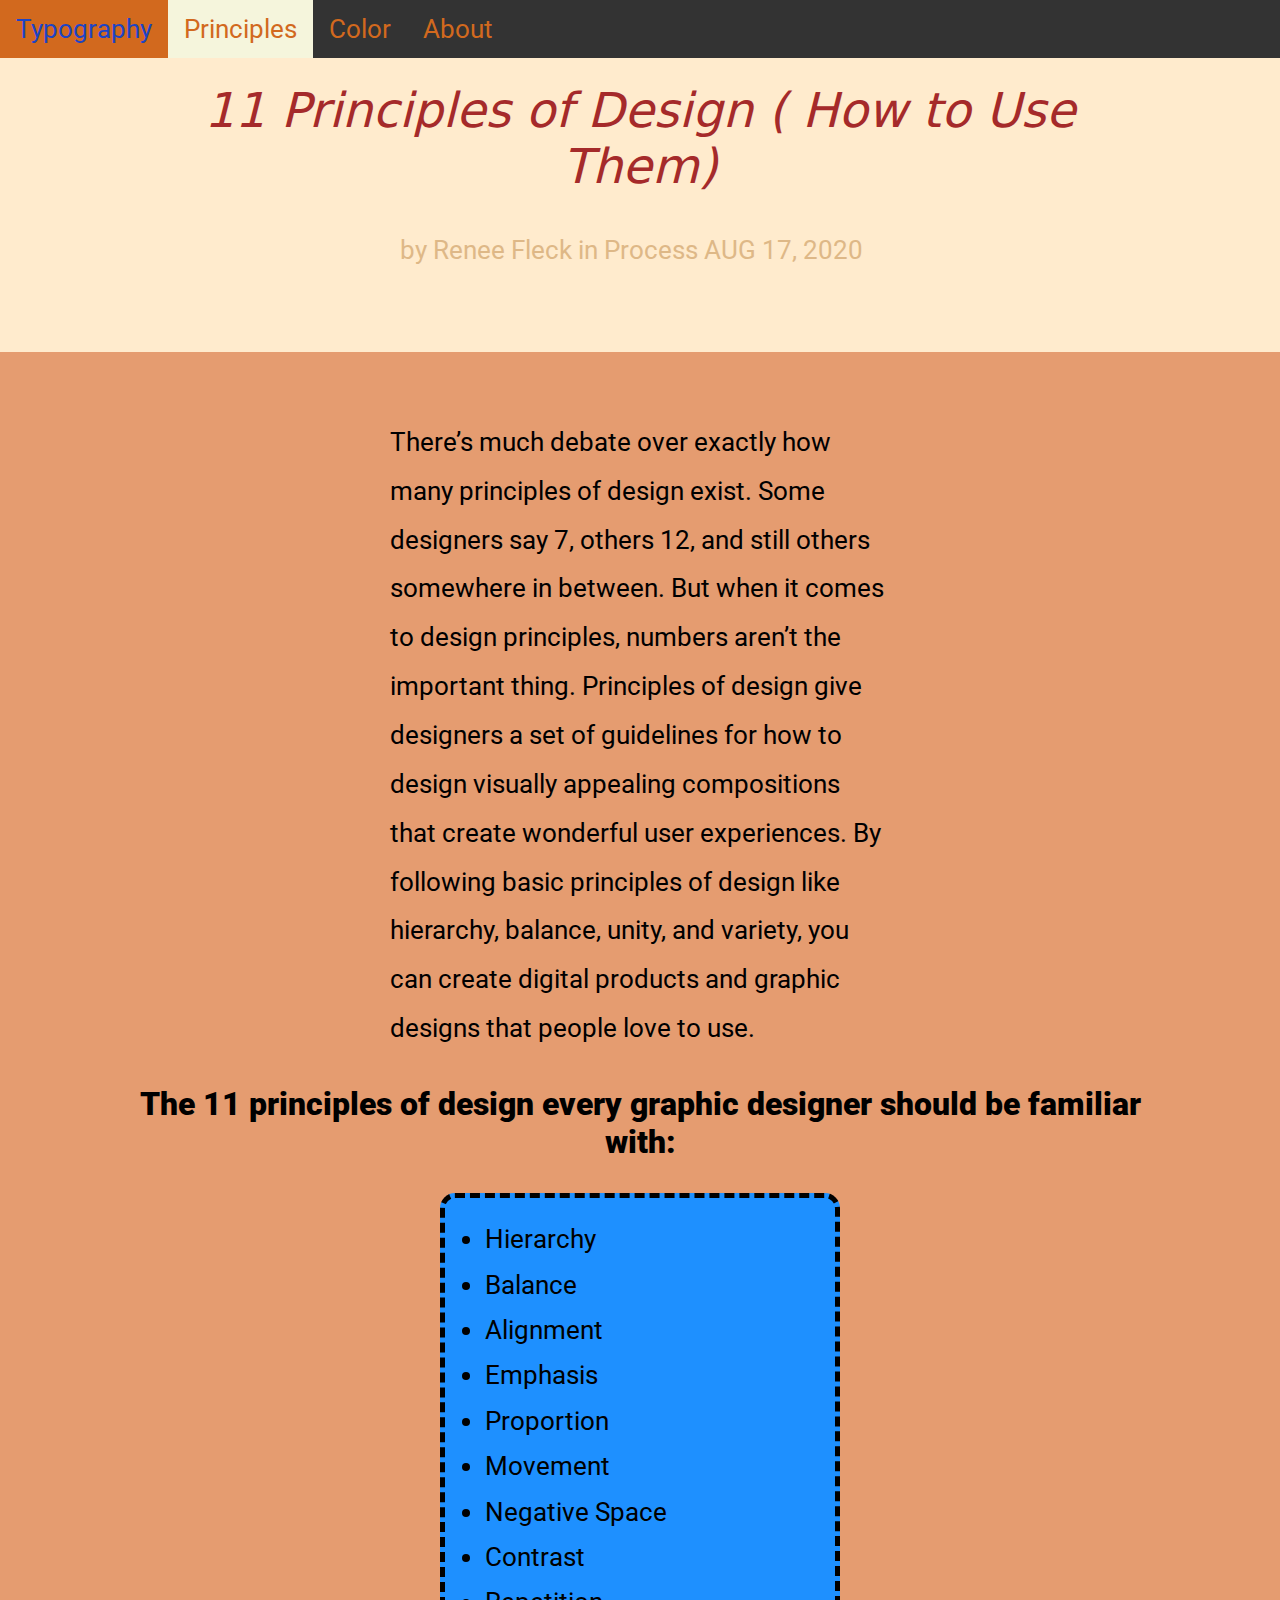
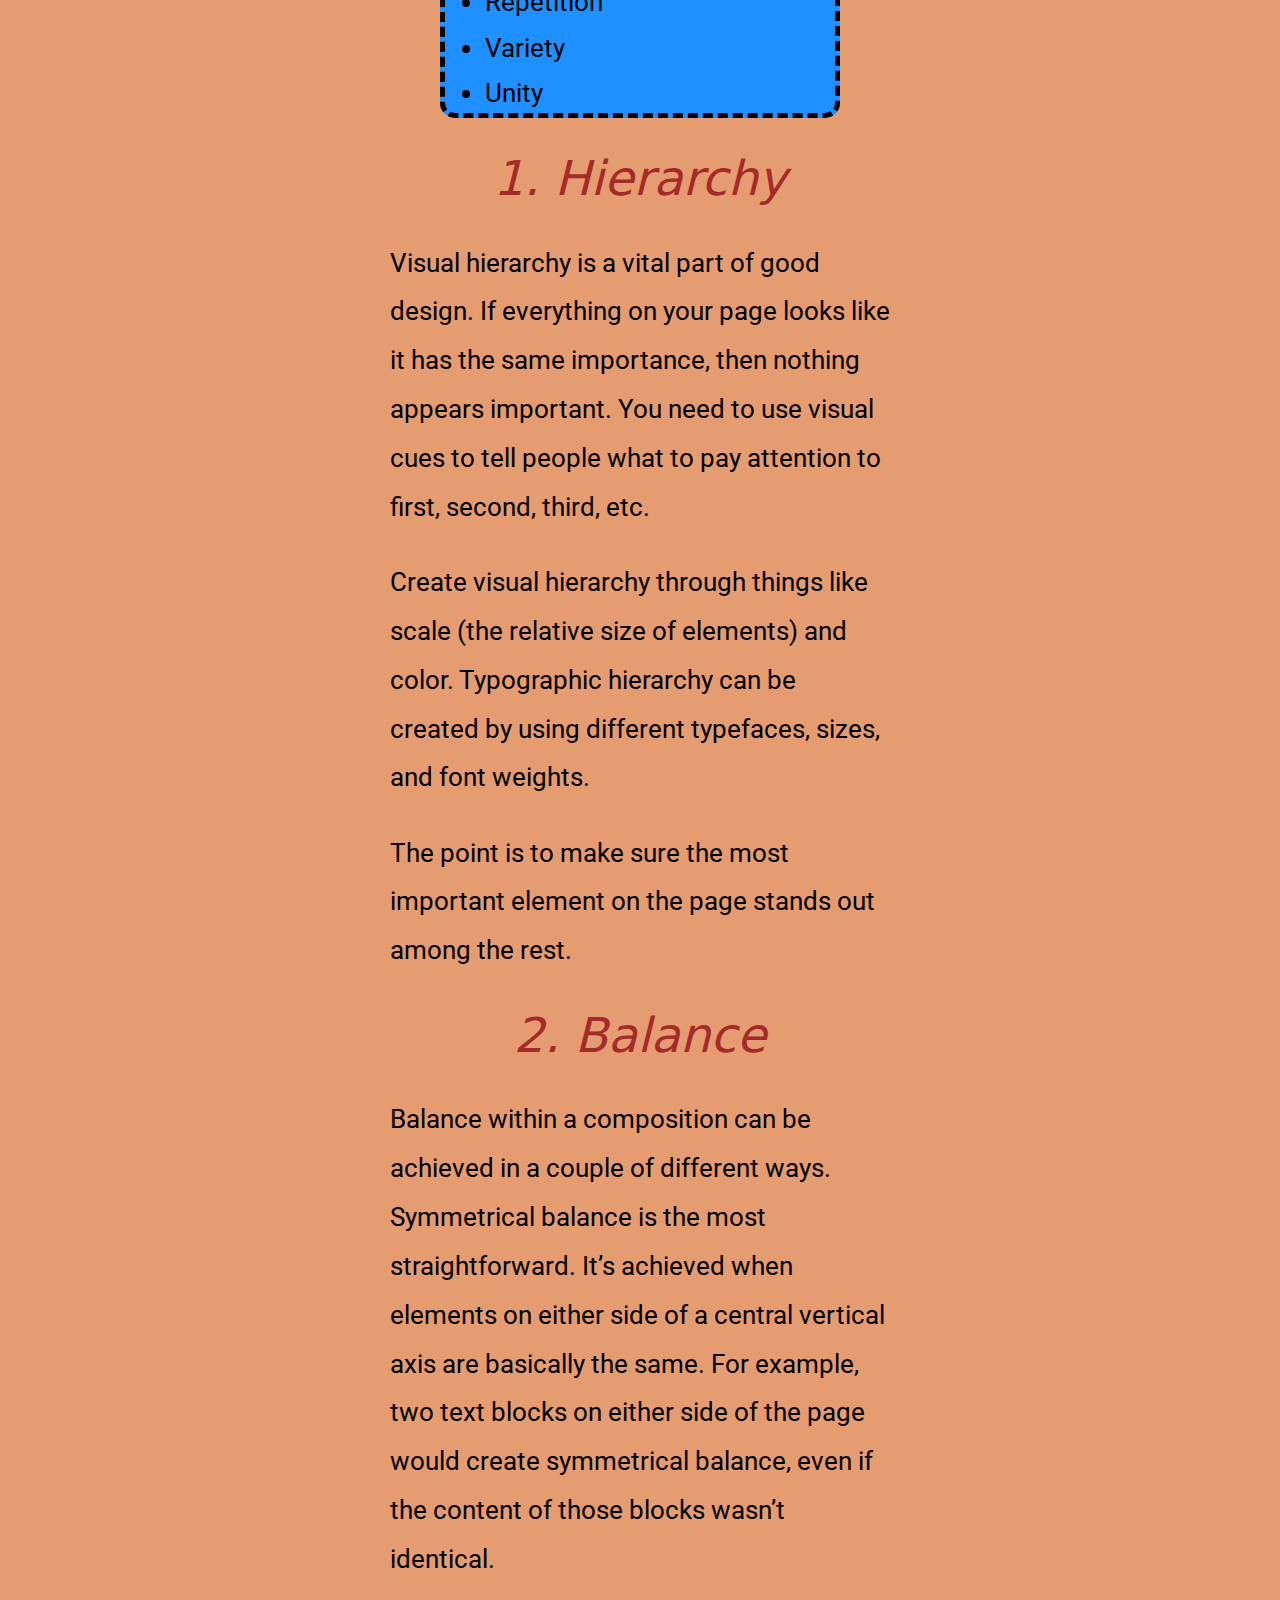
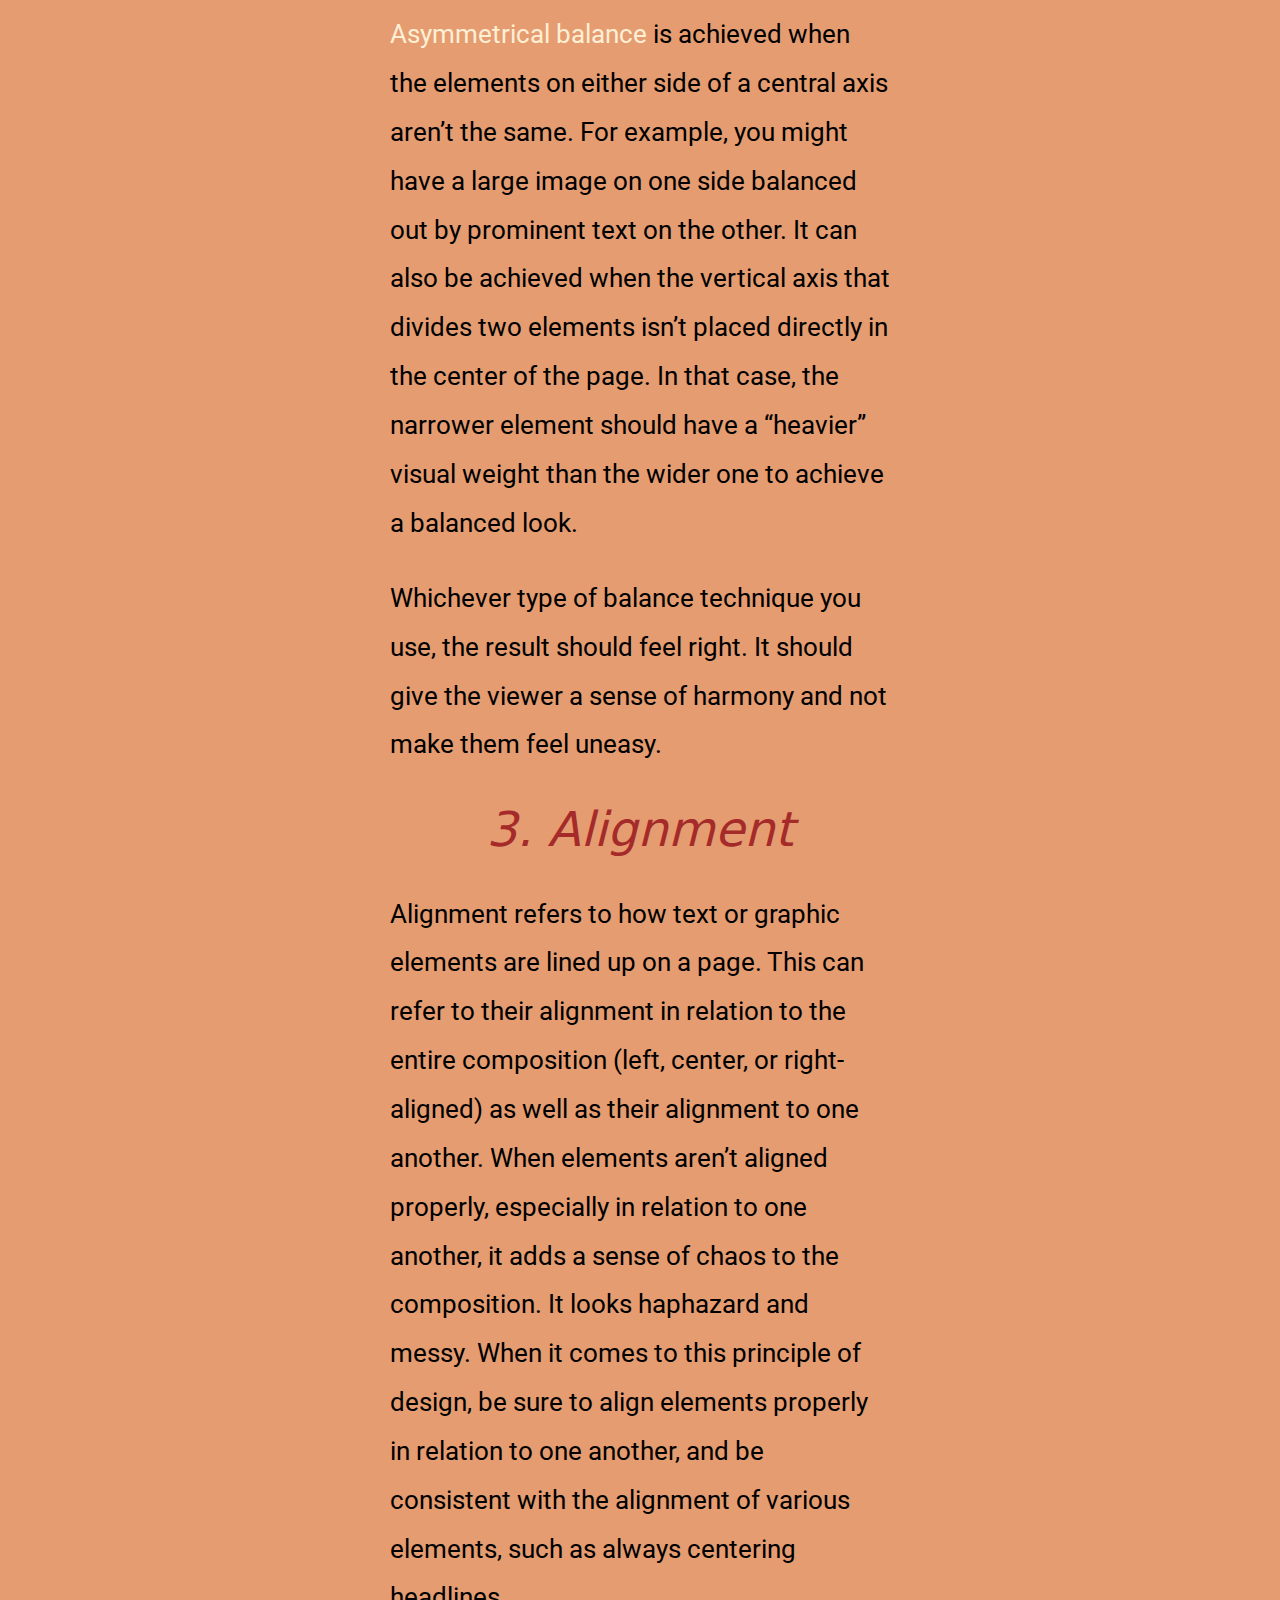
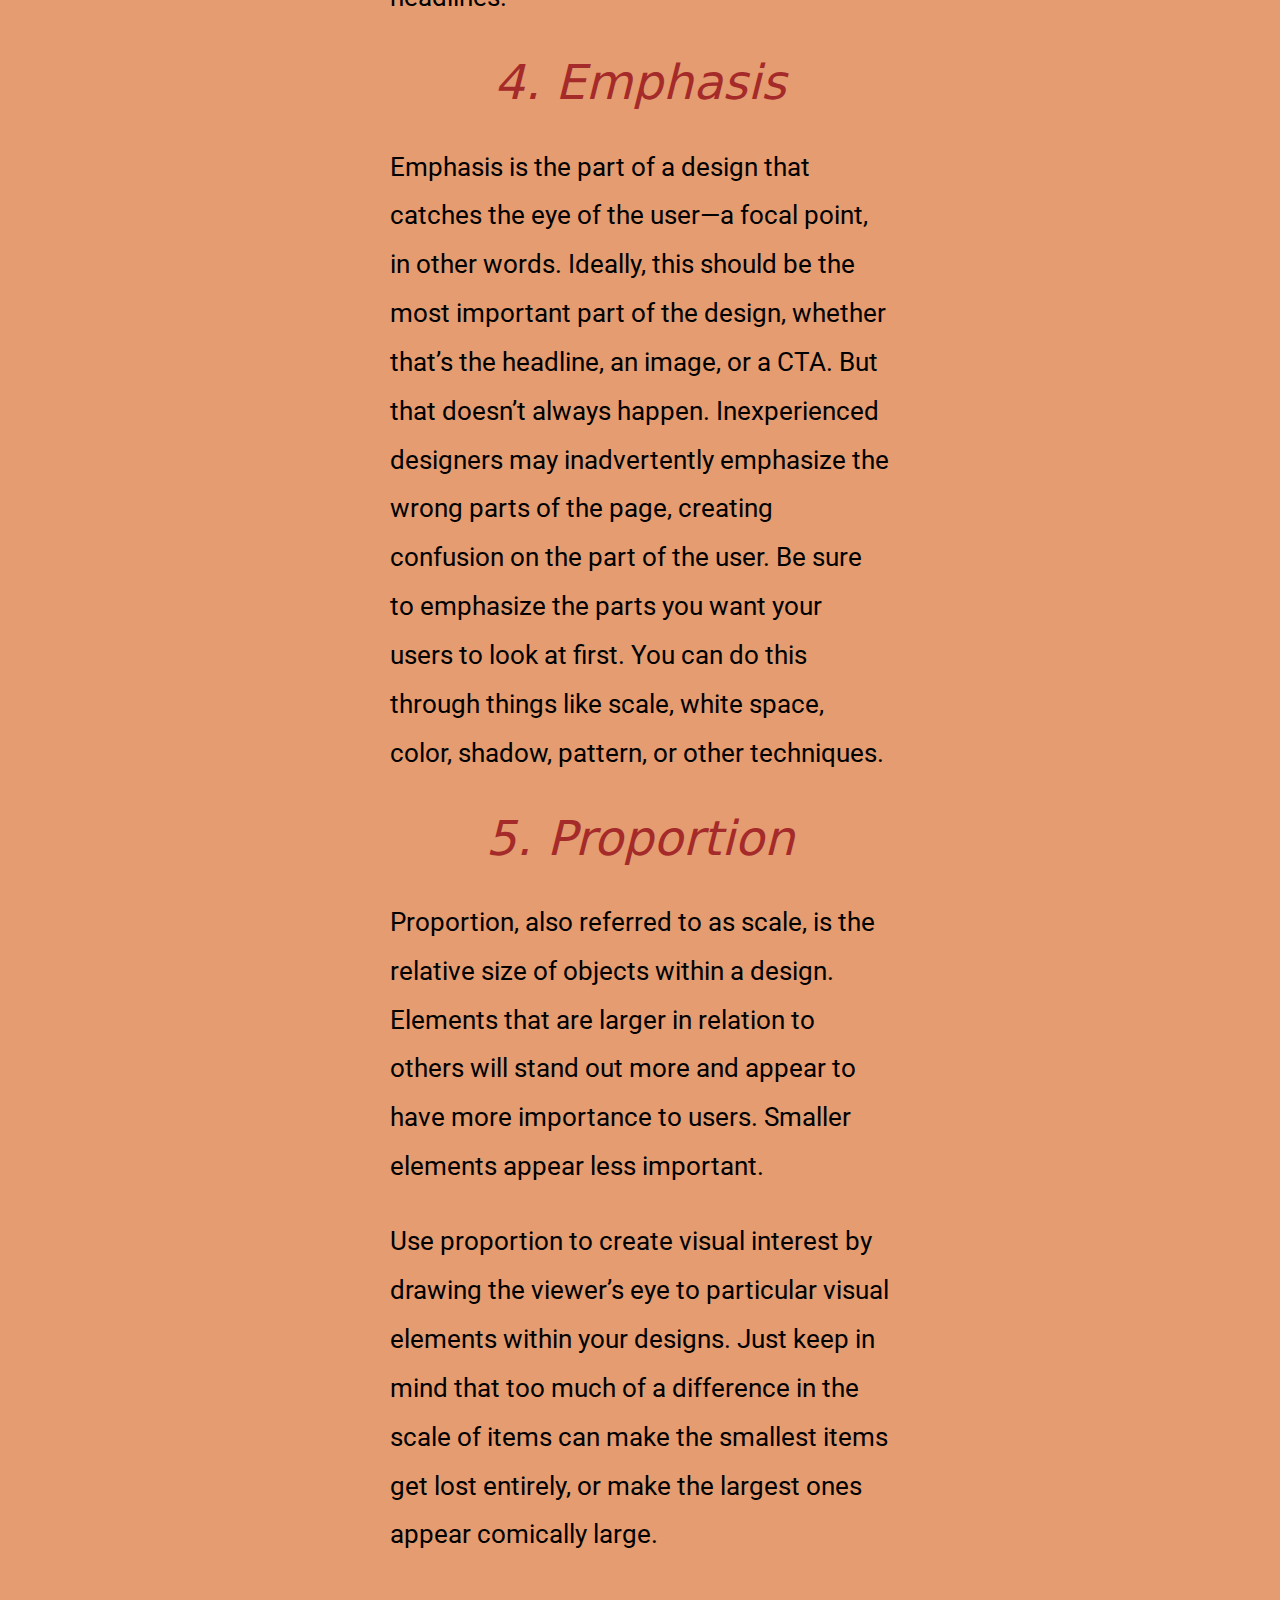
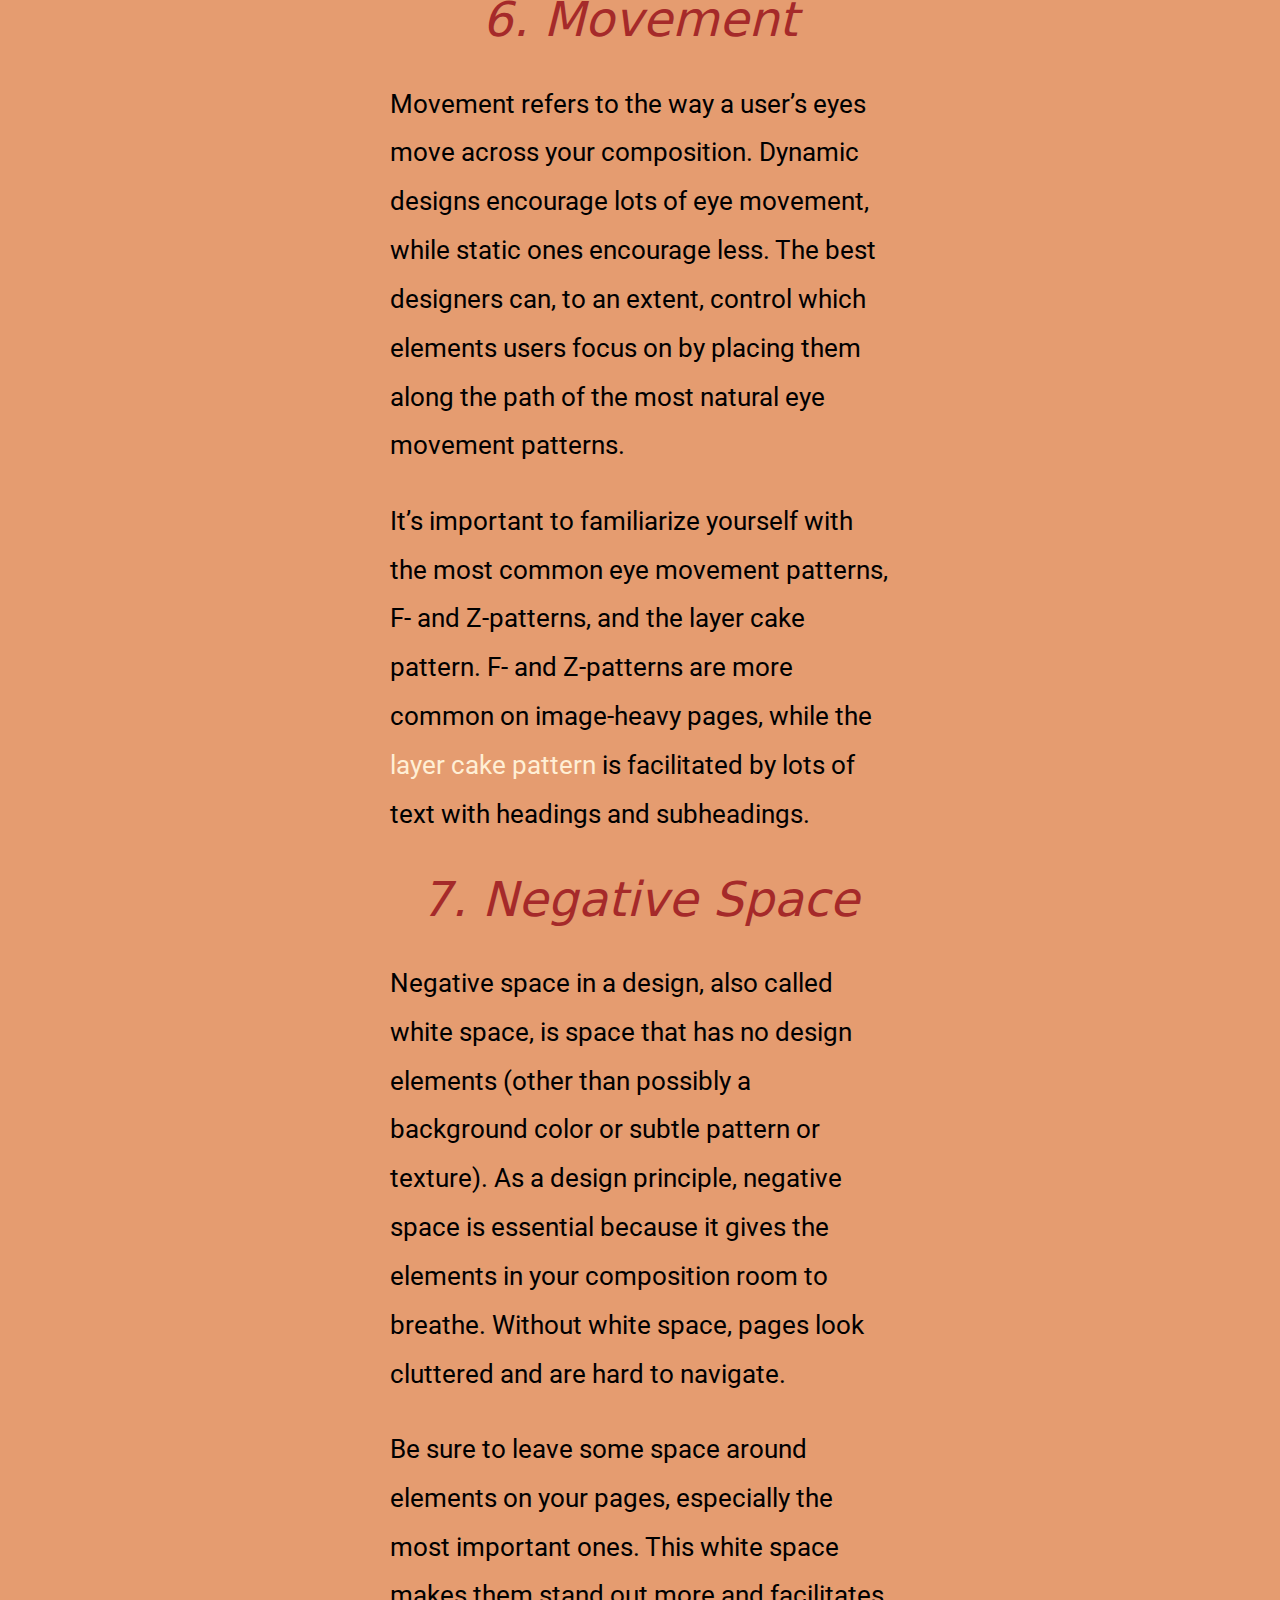
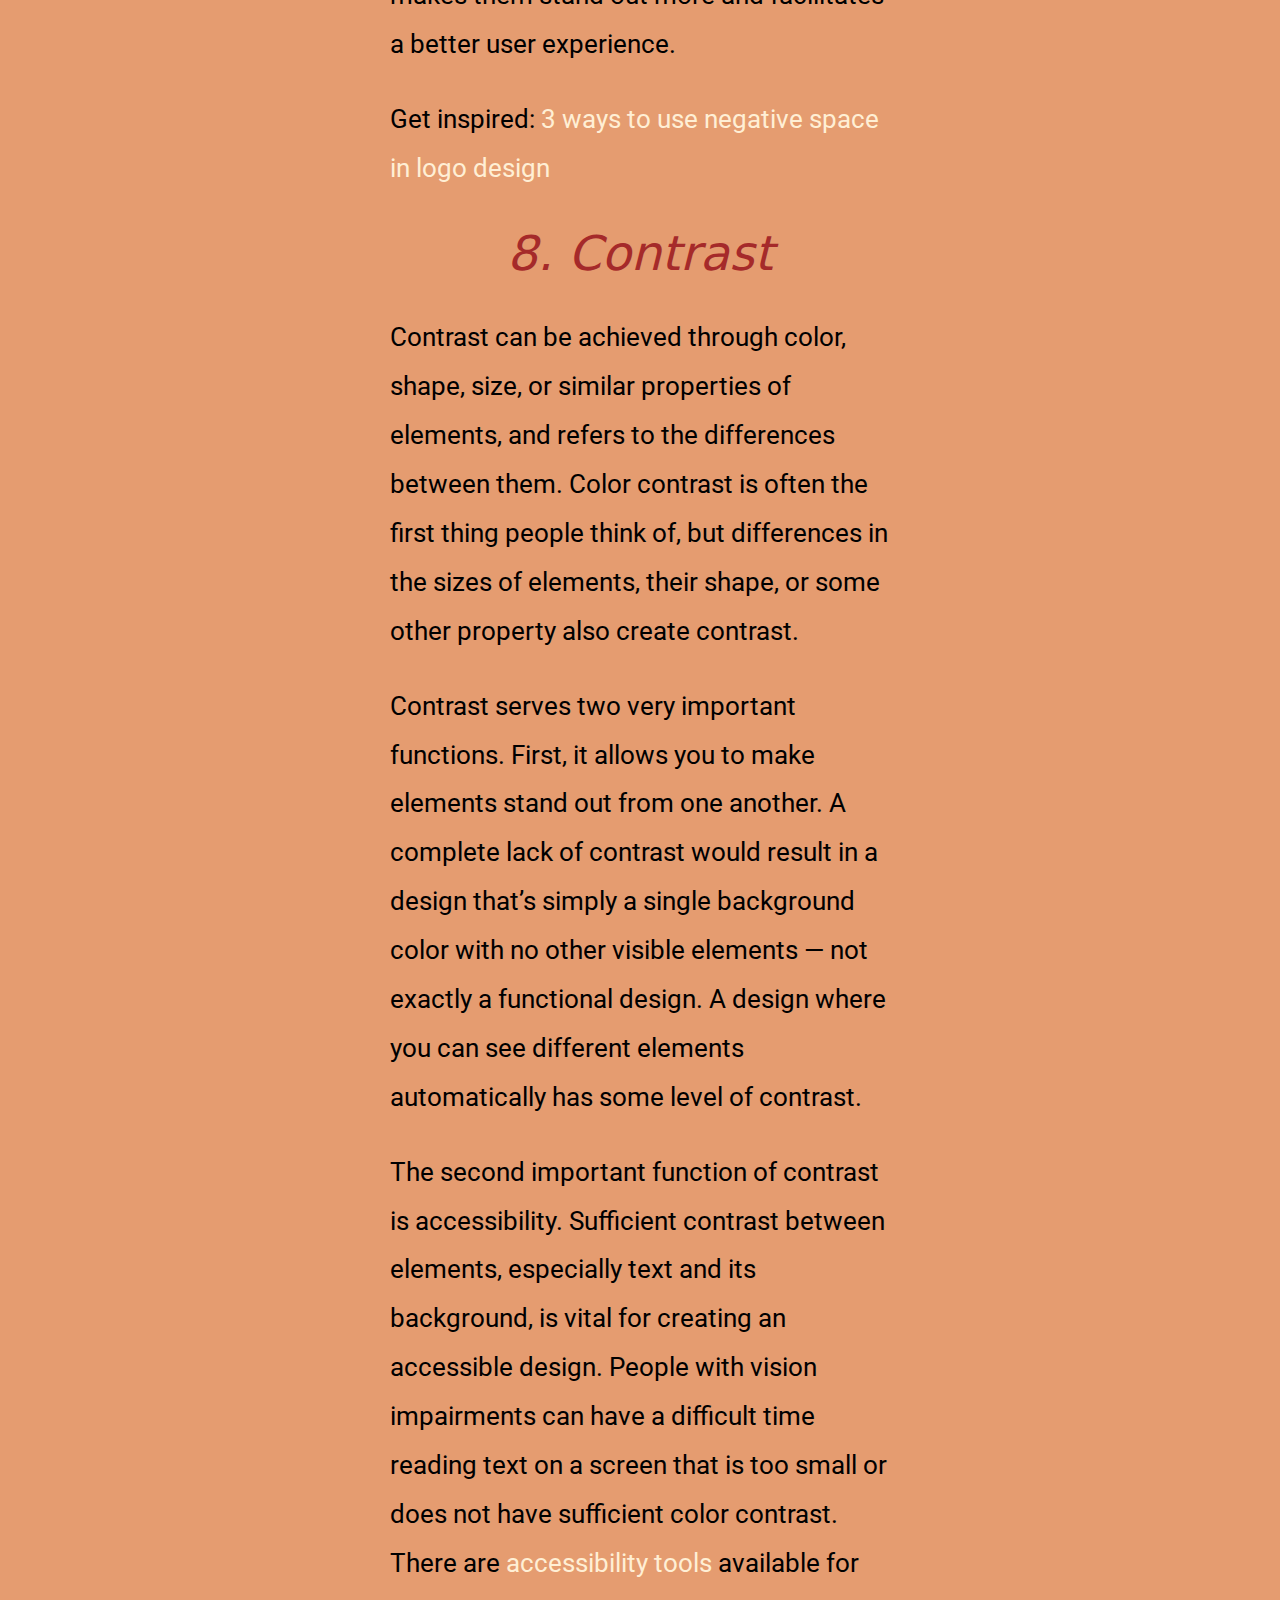
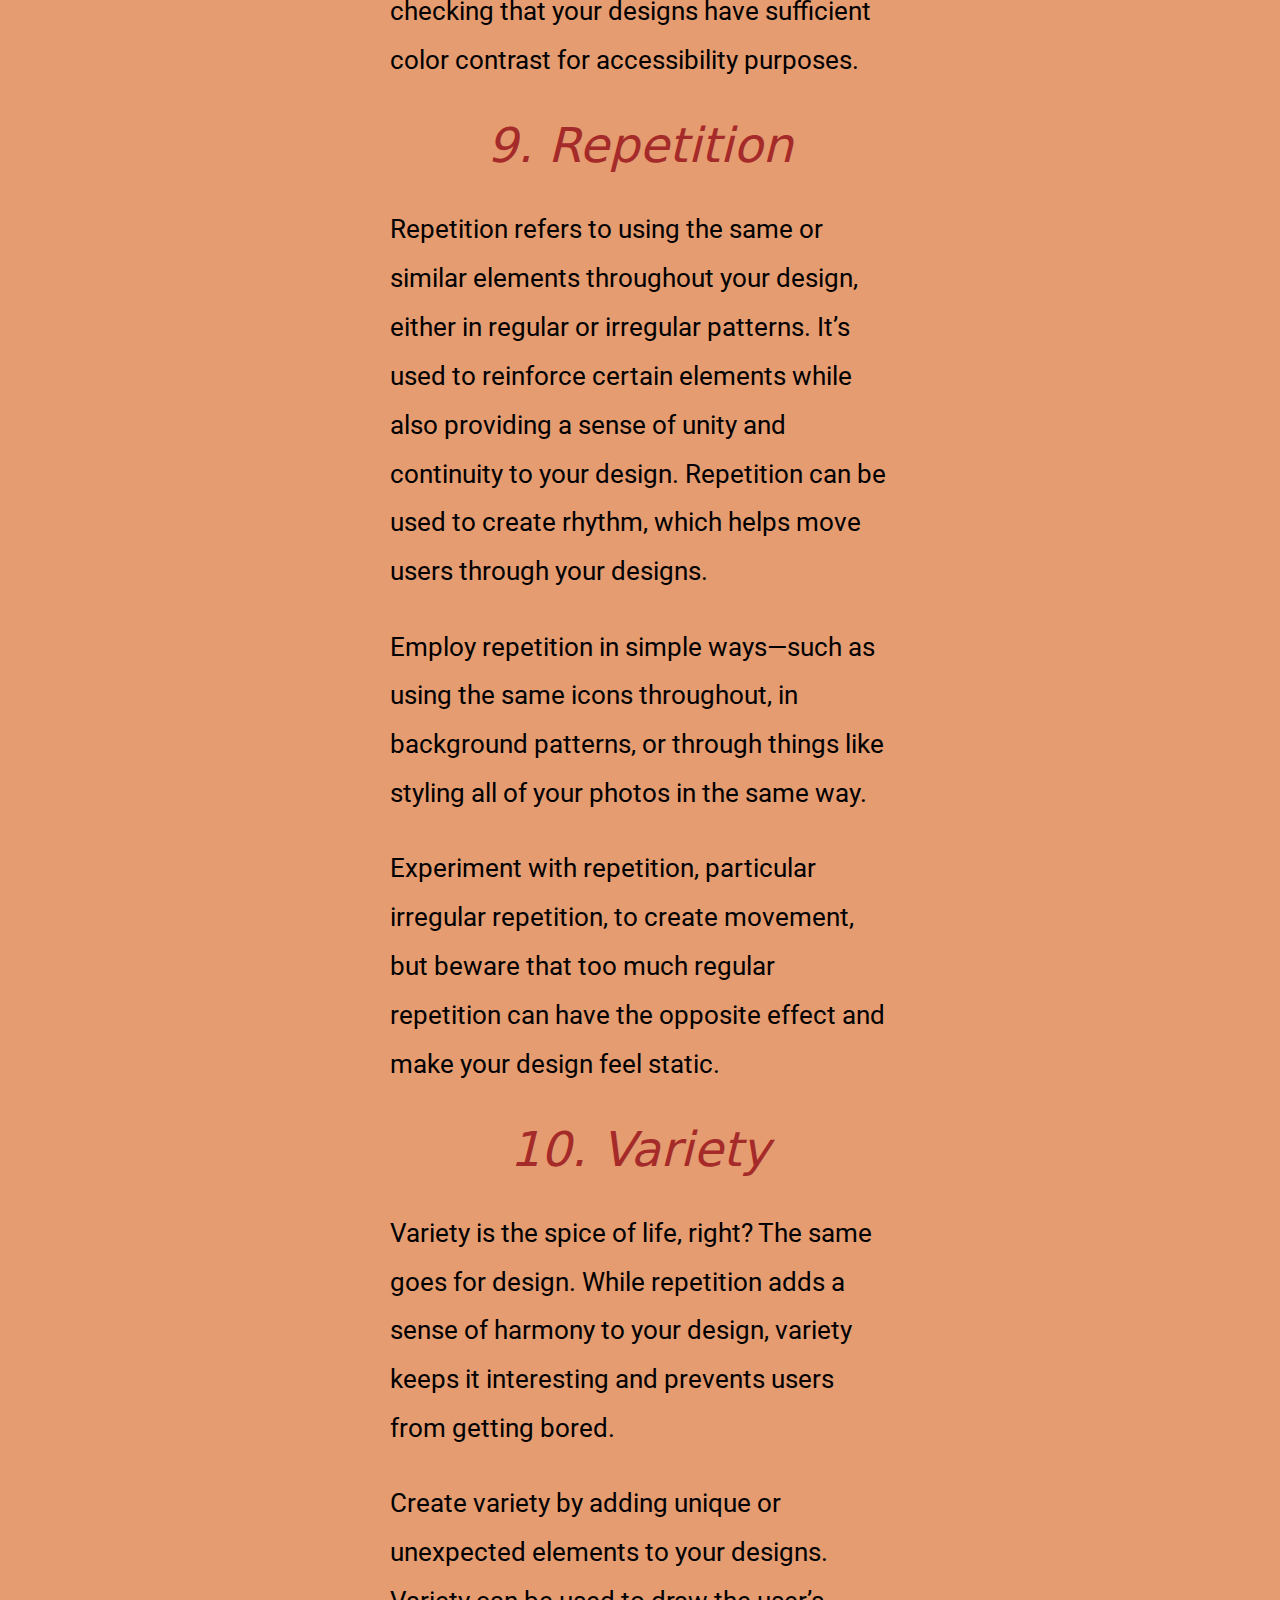
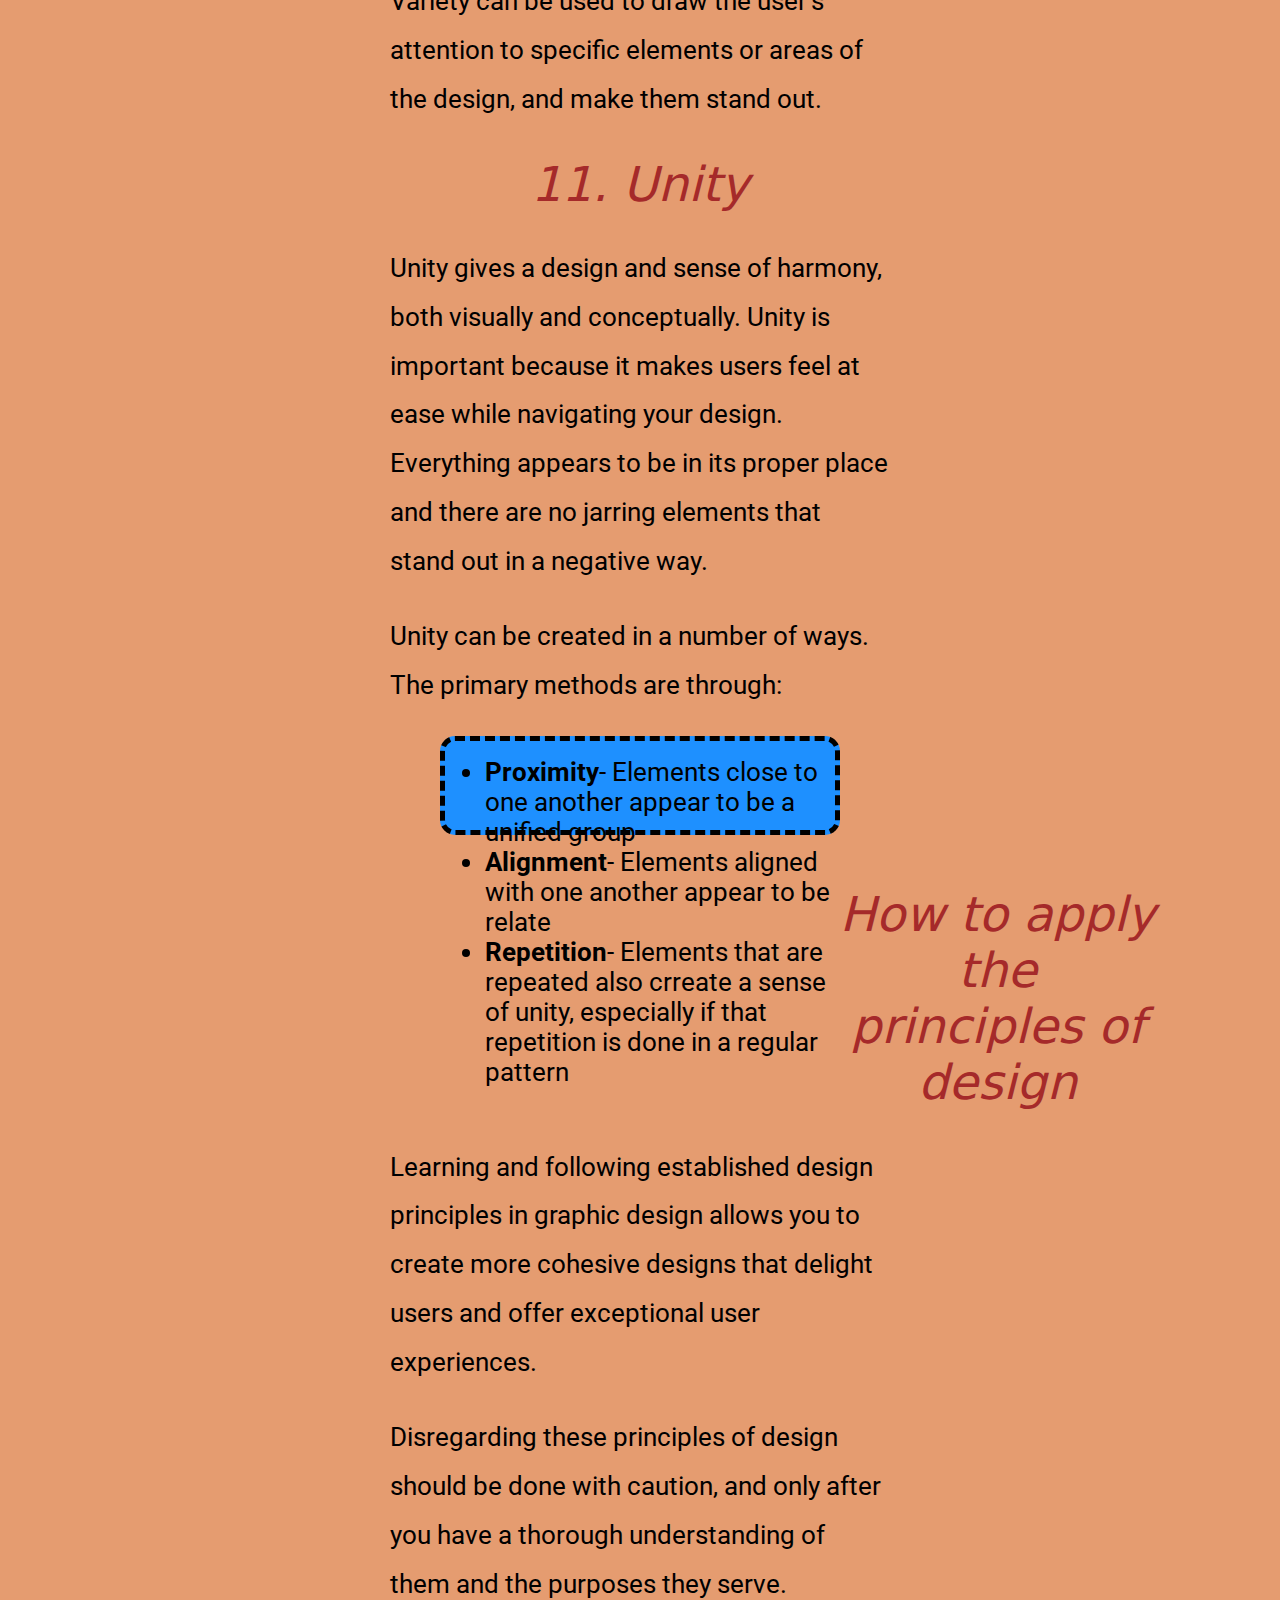
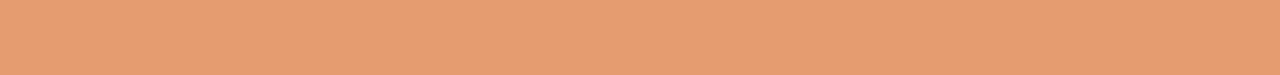
<file: Principles.html>
<!doctype html>
<html>
<head>
<meta charset="UTF-8">
<title>demo</title>
	<link rel="preconnect" href="https://fonts.googleapis.com">
<link rel="preconnect" href="https://fonts.gstatic.com" crossorigin>

<link rel="preconnect" href="https://fonts.gstatic.com" crossorigin>
<link href="https://fonts.googleapis.com/css2?family=Roboto:ital,wght@0,300;0,400;0,500;0,700;0,900;1,900&display=swap" rel="stylesheet">

<link href="style.css" rel="stylesheet" type="text/css">
</head>

<body>
		<ul class="nav">
  <li><a  href="Typography.html">Typography</a></li>
  <li><a class="active" href="Principles.html">Principles</a></li>
  <li><a href="color.html">Color</a></li>
  <li><a  href="about.html">About</a></li>
</ul>
	<header>
		<h1>11 Principles of Design ( How to Use Them)</h1>
		<p>by Renee Fleck in Process
AUG 17, 2020</p>
	</header>
	
	<section>
	<p>There’s much debate over exactly how many principles of design exist. Some designers say 7, others 12, and still others somewhere in between. But when it comes to design principles, numbers aren’t the important thing.

Principles of design give designers a set of guidelines for how to design visually appealing compositions that create wonderful user experiences.

By following basic principles of design like hierarchy, balance, unity, and variety, you can create digital products and graphic designs that people love to use.</p>
	
	  <h3><strong>The 11 principles of design every graphic designer should be familiar with:</strong></h3>
		
		<div class="points">
<ul>
  <p><li>Hierarchy</li></p>
  <br>
  <p><li>Balance</li></p>
  <br>
  <p><li>Alignment</li></p>
  <br>
  <p><li>Emphasis</li></p>
  <br>
  <p><li>Proportion</li></p>
  <br>
  <p><li>Movement</li></p>
  <br>
  <p><li>Negative Space</li></p>
  <br>
  <p><li>Contrast</li></p>
  <br>
  <p><li>Repetition</li></p>
  <br>
  <p><li>Variety</li></p>
  <br>
  <p><li>Unity</li></p>
  <br>
</ul>
	</div>	
	  <h1>1. Hierarchy</h1>
	<p>Visual hierarchy is a vital part of good design. If everything on your page looks like it has the same importance, then nothing appears important. You need to use visual cues to tell people what to pay attention to first, second, third, etc.</p>

<p>Create visual hierarchy through things like scale (the relative size of elements) and color. Typographic hierarchy can be created by using different typefaces, sizes, and font weights.</p>

<p>The point is to make sure the most important element on the page stands out among the rest.</p>
	  <h1>2. Balance</h1>
	<p>Balance within a composition can be achieved in a couple of different ways. Symmetrical balance is the most straightforward. It’s achieved when elements on either side of a central vertical axis are basically the same. For example, two text blocks on either side of the page would create symmetrical balance, even if the content of those blocks wasn’t identical.</p>

<p><a href="https://dribbble.com/stories/2020/02/05/asymmetrical-layouts-ui-design">Asymmetrical balance</a> is achieved when the elements on either side of a central axis aren’t the same. For example, you might have a large image on one side balanced out by prominent text on the other. It can also be achieved when the vertical axis that divides two elements isn’t placed directly in the center of the page. In that case, the narrower element should have a “heavier” visual weight than the wider one to achieve a balanced look.</p>

<p>Whichever type of balance technique you use, the result should feel right. It should give the viewer a sense of harmony and not make them feel uneasy.</p>
	  <h1>3. Alignment</h1>
<p>Alignment refers to how text or graphic elements are lined up on a page. This can refer to their alignment in relation to the entire composition (left, center, or right-aligned) as well as their alignment to one another.

When elements aren’t aligned properly, especially in relation to one another, it adds a sense of chaos to the composition. It looks haphazard and messy.

When it comes to this principle of design, be sure to align elements properly in relation to one another, and be consistent with the alignment of various elements, such as always centering headlines.</p>
	  <h1>4. Emphasis</h1>
<p>Emphasis is the part of a design that catches the eye of the user—a focal point, in other words. Ideally, this should be the most important part of the design, whether that’s the headline, an image, or a CTA. But that doesn’t always happen.

Inexperienced designers may inadvertently emphasize the wrong parts of the page, creating confusion on the part of the user.

Be sure to emphasize the parts you want your users to look at first. You can do this through things like scale, white space, color, shadow, pattern, or other techniques.</p>
	  <h1>5. Proportion</h1>
<p>Proportion, also referred to as scale, is the relative size of objects within a design. Elements that are larger in relation to others will stand out more and appear to have more importance to users. Smaller elements appear less important.</p>

<p>Use proportion to create visual interest by drawing the viewer’s eye to particular visual elements within your designs.

Just keep in mind that too much of a difference in the scale of items can make the smallest items get lost entirely, or make the largest ones appear comically large.</p>
		<h1>6. Movement</h1>
<p>Movement refers to the way a user’s eyes move across your composition. Dynamic designs encourage lots of eye movement, while static ones encourage less. The best designers can, to an extent, control which elements users focus on by placing them along the path of the most natural eye movement patterns.</p>

<p>It’s important to familiarize yourself with the most common eye movement patterns, F- and Z-patterns, and the layer cake pattern. F- and Z-patterns are more common on image-heavy pages, while the <a href="https://www.nngroup.com/articles/layer-cake-pattern-scanning/">layer cake pattern</a> is facilitated by lots of text with headings and subheadings.</p>
		<h1>7. Negative Space</h1>
<p>Negative space in a design, also called white space, is space that has no design elements (other than possibly a background color or subtle pattern or texture).

As a design principle, negative space is essential because it gives the elements in your composition room to breathe. Without white space, pages look cluttered and are hard to navigate.</p>

<p>Be sure to leave some space around elements on your pages, especially the most important ones. This white space makes them stand out more and facilitates a better user experience.</p>

<p>Get inspired: <a href="https://dribbble.com/stories/2019/10/04/negative-space-logo-design">3 ways to use negative space in logo design</a></p>
		<h1>8. Contrast</h1>
<p>Contrast can be achieved through color, shape, size, or similar properties of elements, and refers to the differences between them. Color contrast is often the first thing people think of, but differences in the sizes of elements, their shape, or some other property also create contrast.</p>

<p>Contrast serves two very important functions. First, it allows you to make elements stand out from one another. A complete lack of contrast would result in a design that’s simply a single background color with no other visible elements — not exactly a functional design. A design where you can see different elements automatically has some level of contrast.</p>

<p> The second important function of contrast is accessibility. Sufficient contrast between elements, especially text and its background, is vital for creating an accessible design. People with vision impairments can have a difficult time reading text on a screen that is too small or does not have sufficient color contrast. There are <a href="https://dribbble.com/stories/2019/08/30/5-accessibility-tools-to-check-your-design-s-contrast-ratio">accessibility tools</a> available for checking that your designs have sufficient color contrast for accessibility purposes.</p>
		<h1>9. Repetition</h1>
<p>Repetition refers to using the same or similar elements throughout your design, either in regular or irregular patterns. It’s used to reinforce certain elements while also providing a sense of unity and continuity to your design. Repetition can be used to create rhythm, which helps move users through your designs.</p>

<p>Employ repetition in simple ways—such as using the same icons throughout, in background patterns, or through things like styling all of your photos in the same way.</p>

<p>Experiment with repetition, particular irregular repetition, to create movement, but beware that too much regular repetition can have the opposite effect and make your design feel static.</p>
		<h1>10. Variety</h1>
<p>Variety is the spice of life, right? The same goes for design. While repetition adds a sense of harmony to your design, variety keeps it interesting and prevents users from getting bored.</p>

<p>Create variety by adding unique or unexpected elements to your designs. Variety can be used to draw the user’s attention to specific elements or areas of the design, and make them stand out.</p>
		<h1>11. Unity</h1>
<p>Unity gives a design and sense of harmony, both visually and conceptually. Unity is important because it makes users feel at ease while navigating your design. Everything appears to be in its proper place and there are no jarring elements that stand out in a negative way.</p>
<p>Unity can be created in a number of ways. The primary methods are through:</p>
		
		<div class="points">
		<ul>
<li><strong>Proximity</strong>- Elements close to one another appear to be a unified group&nbsp;</li>
  
  <br>
<li><strong>Alignment</strong>- Elements aligned with one another appear to be relate&nbsp;</li>

  <br>
<li><strong>Repetition</strong>- Elements that are repeated also crreate a sense of unity, especially if that repetition is done in a regular pattern</li>
  
  <br>
		</ul>
			</div>
<br>
		
			
	  <h1>How to apply the principles of design</h1>
		
<p>Learning and following established design principles in graphic design allows you to create more cohesive designs that delight users and offer exceptional user experiences.</p>
<p>Disregarding these principles of design should be done with caution, and only after you have a thorough understanding of them and the purposes they serve. </p>
		
	</section>
	
</body>
</html>
</file>
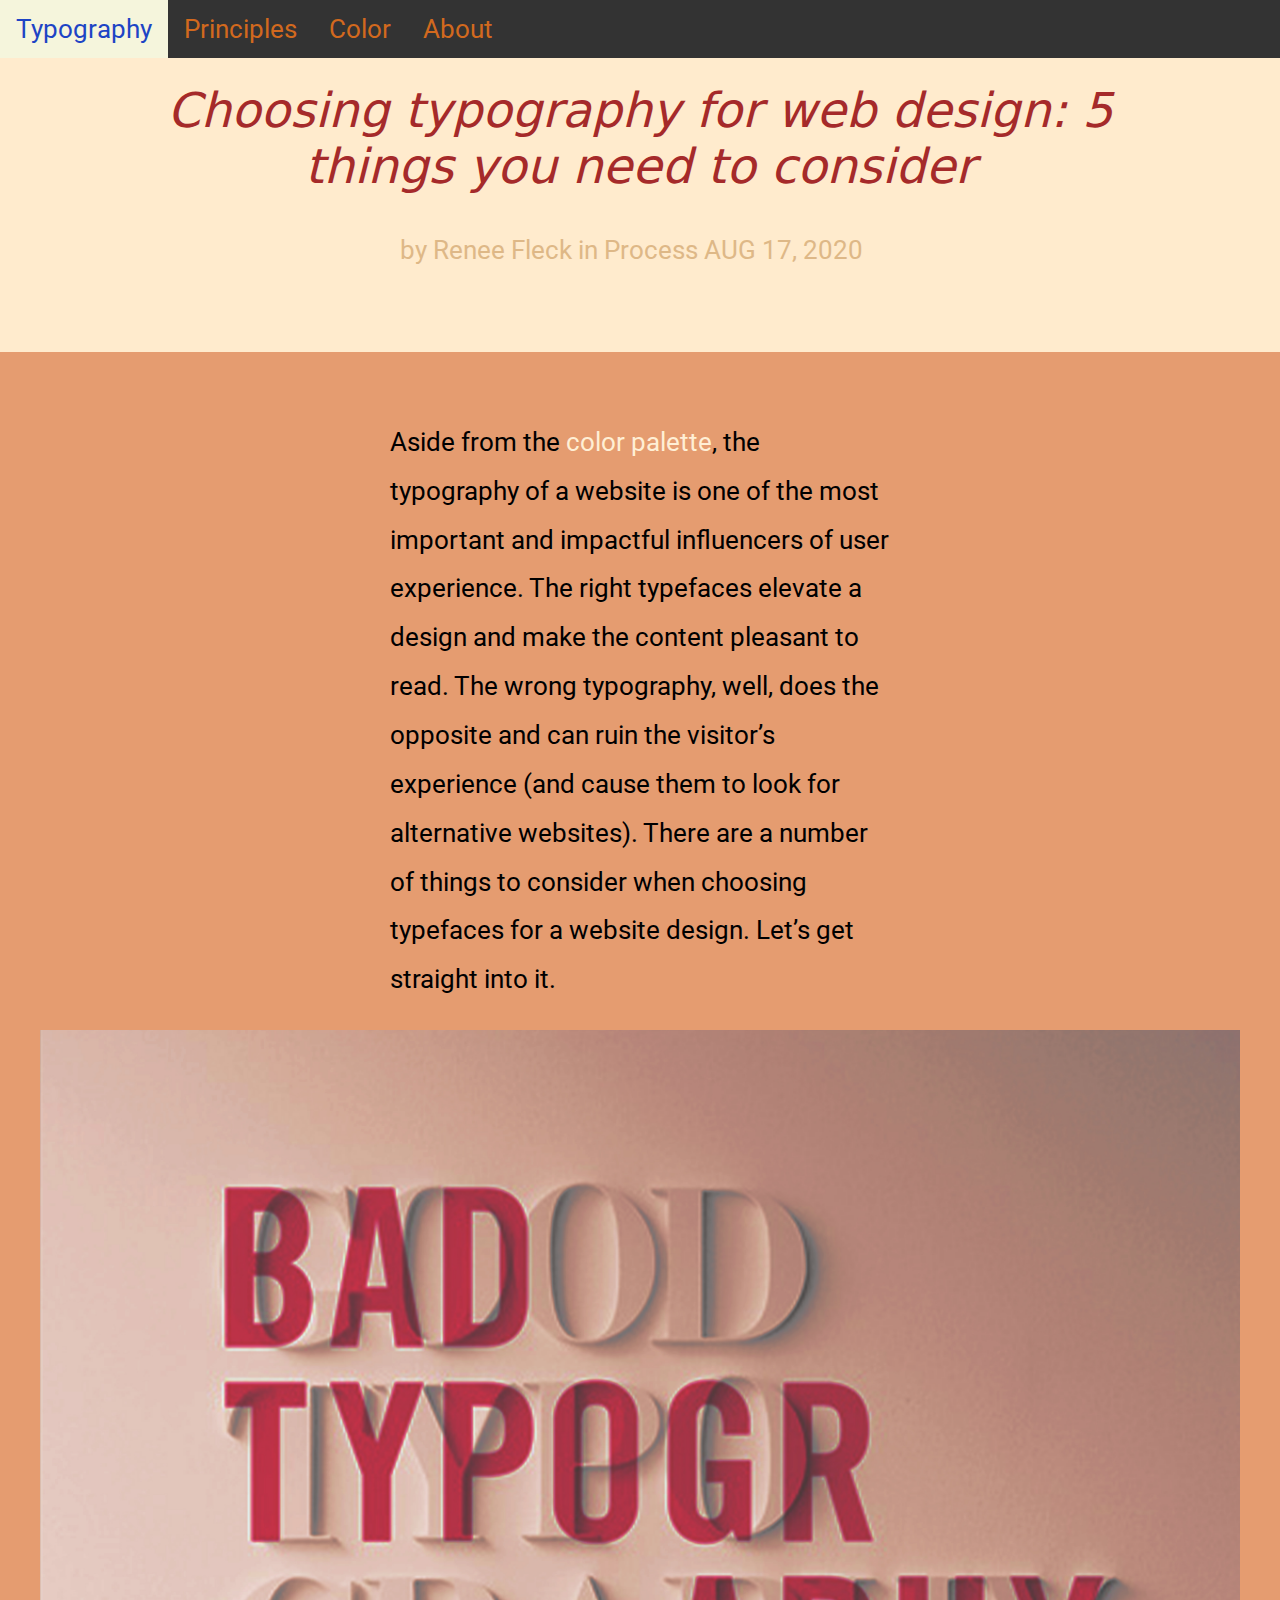
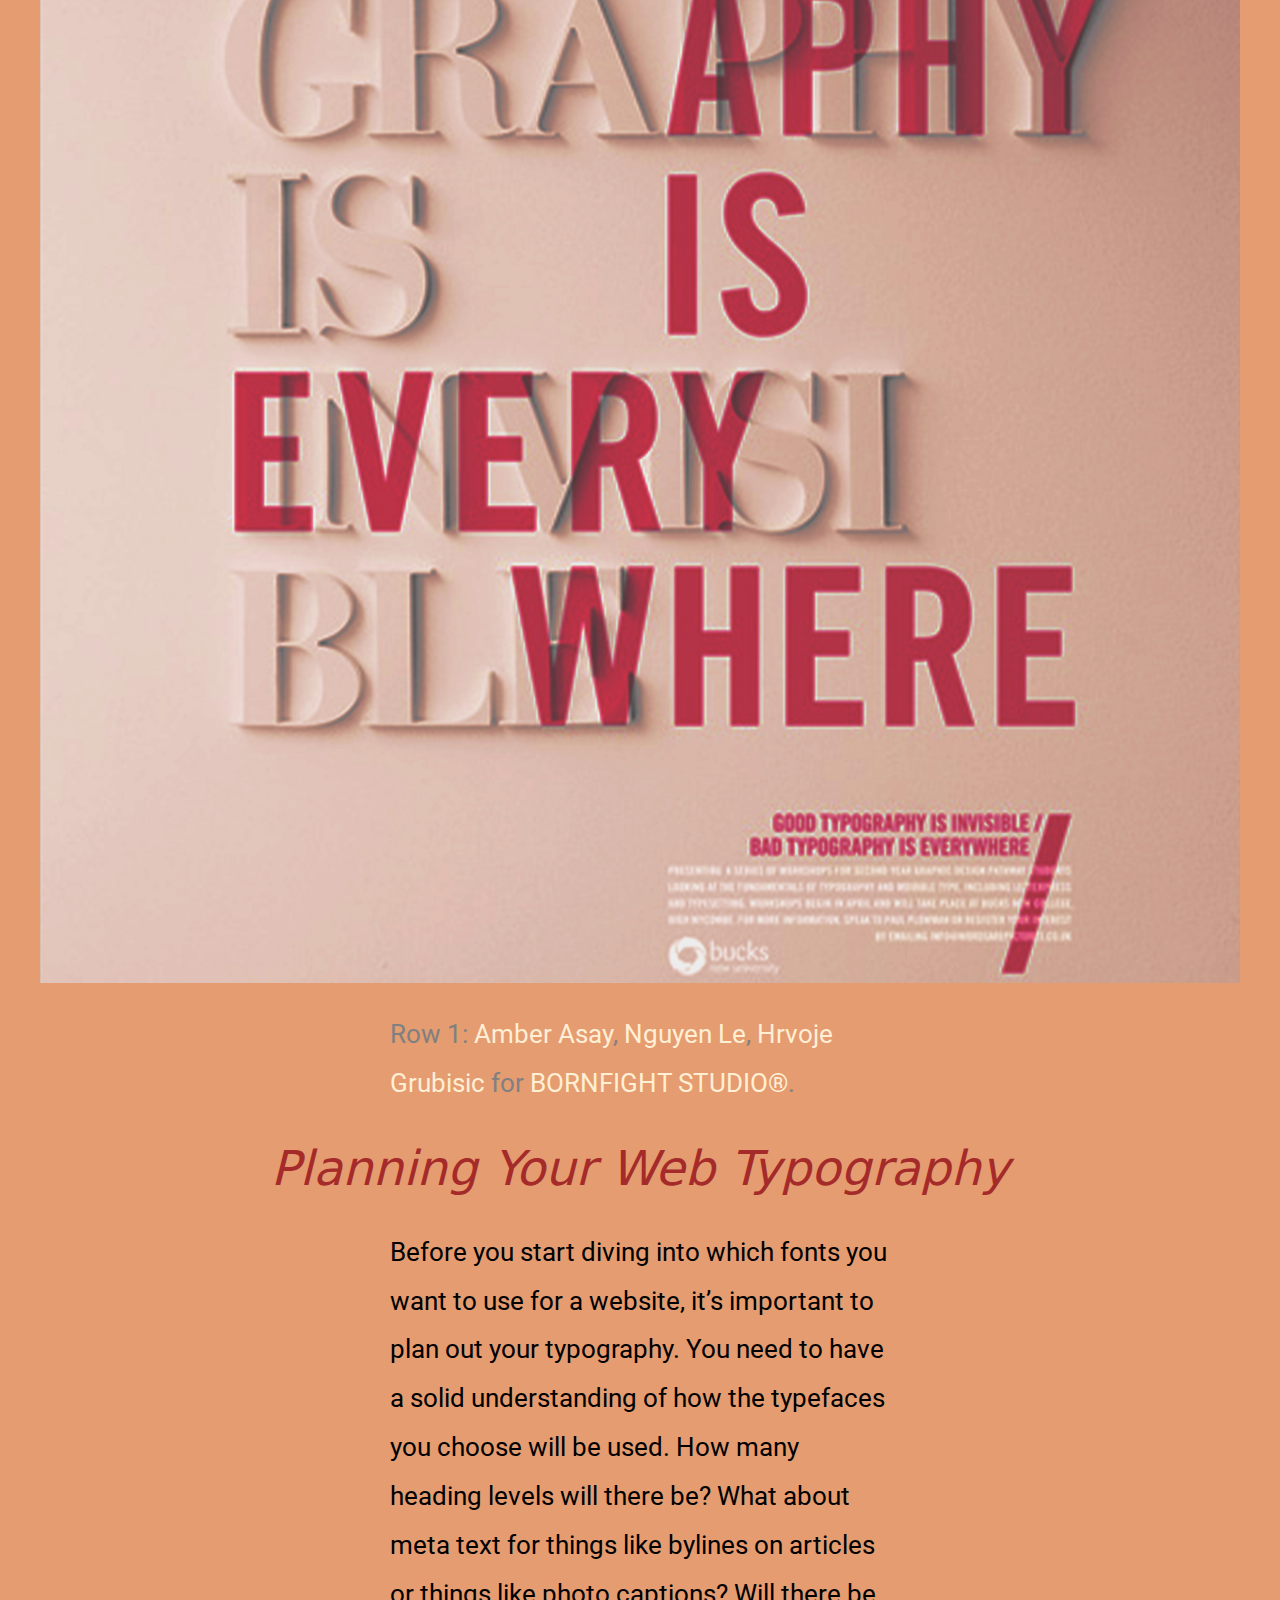
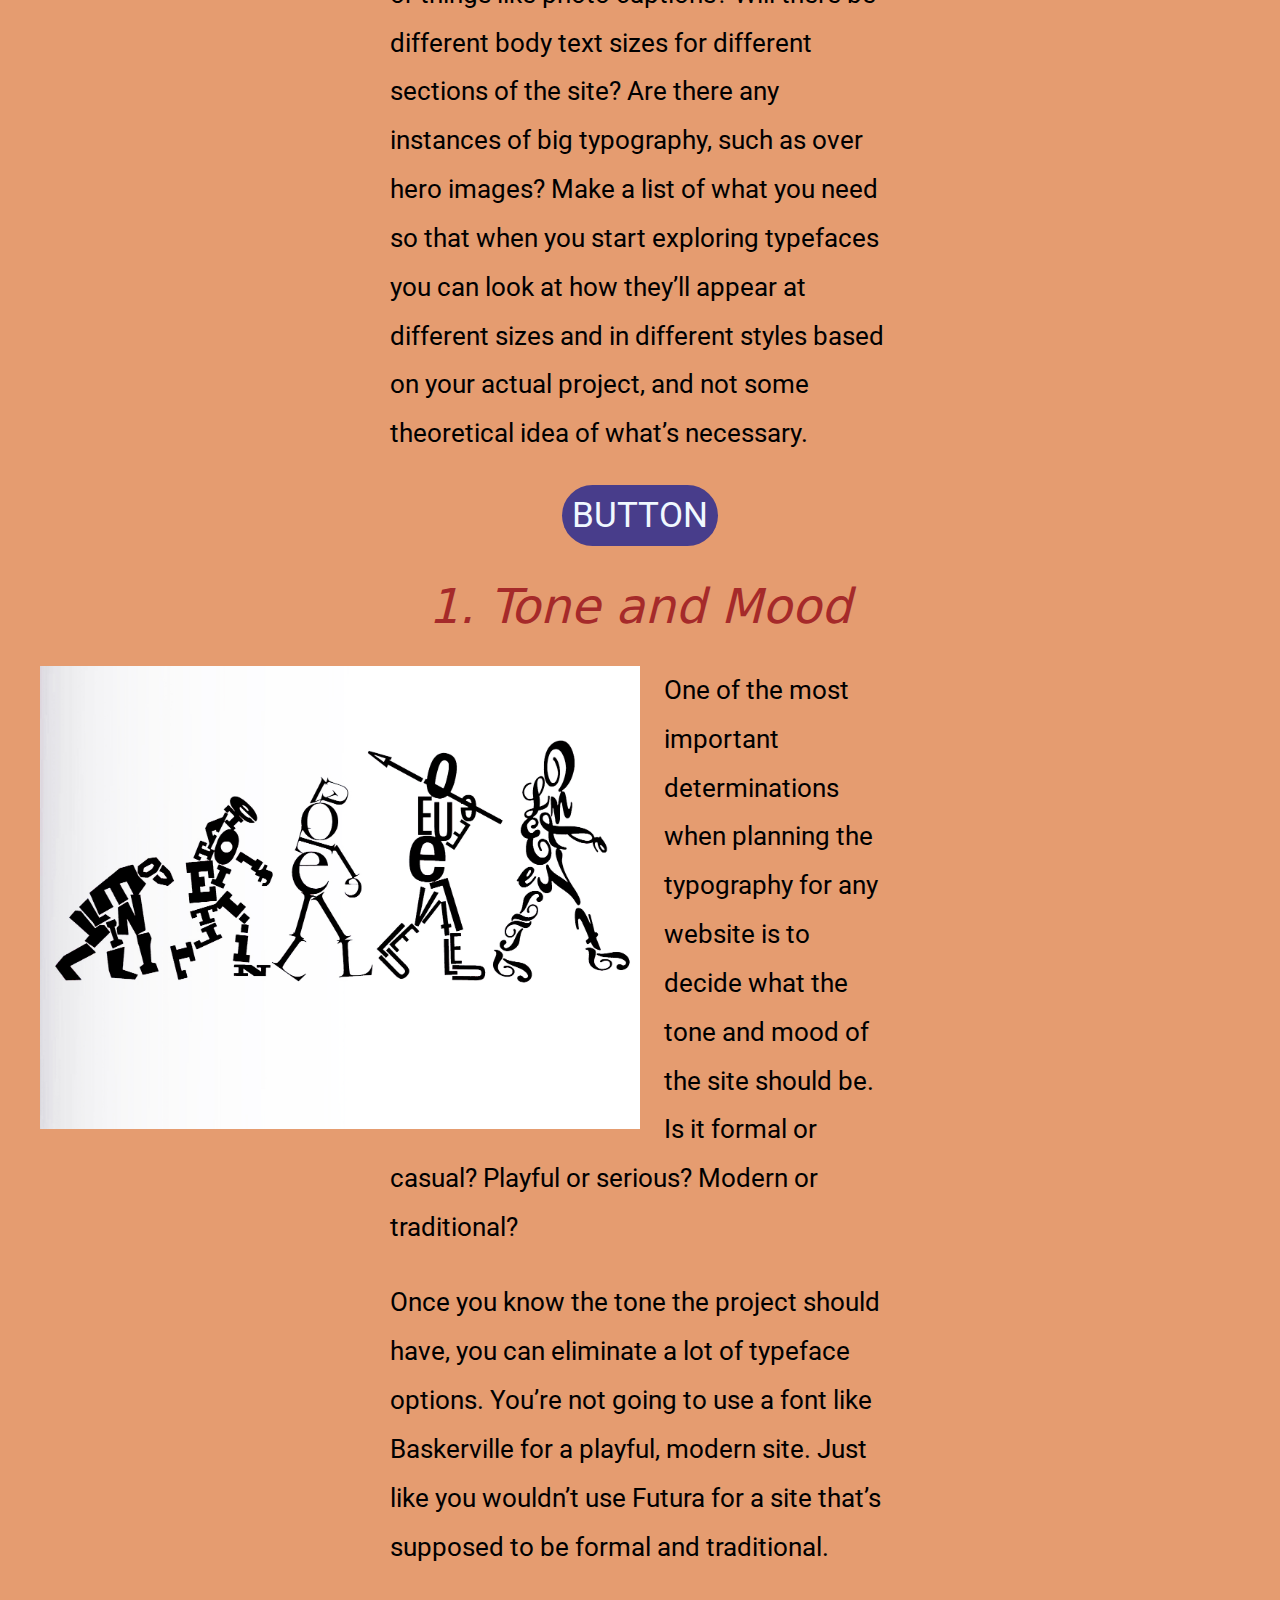
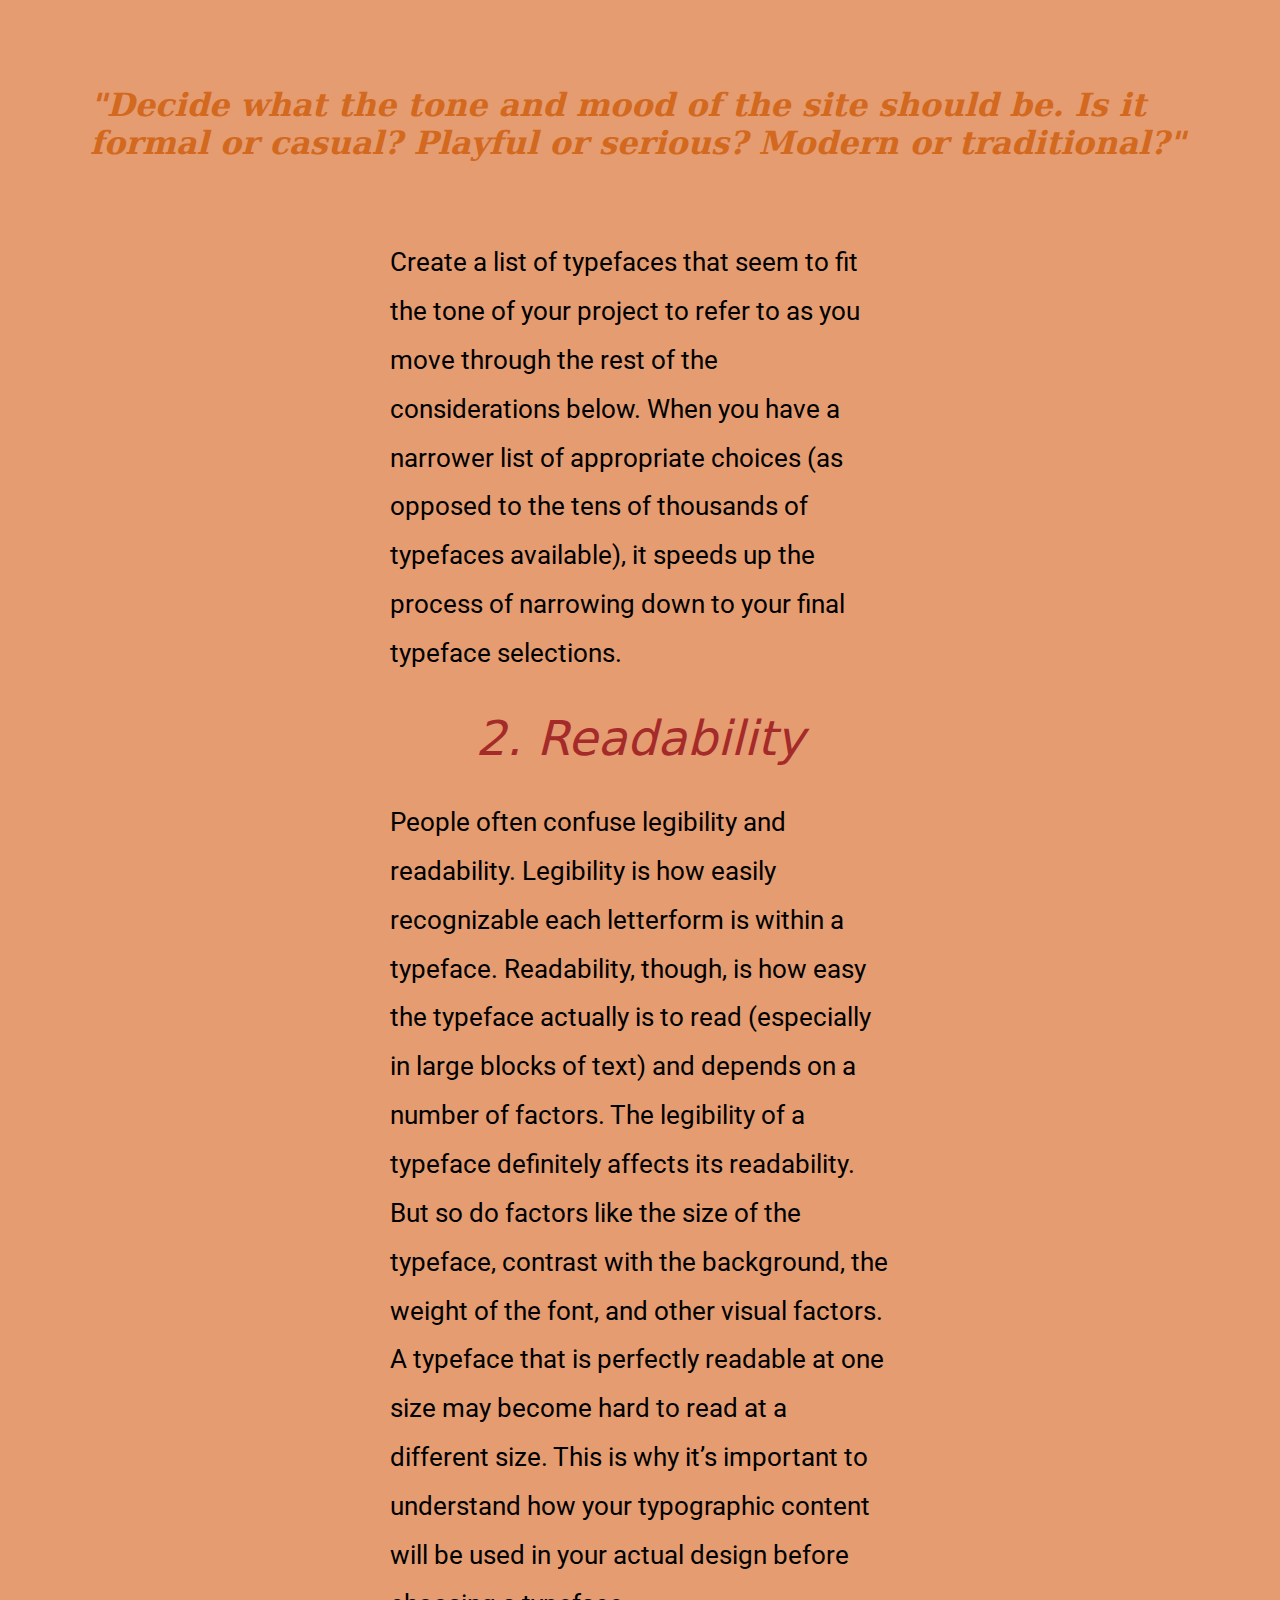
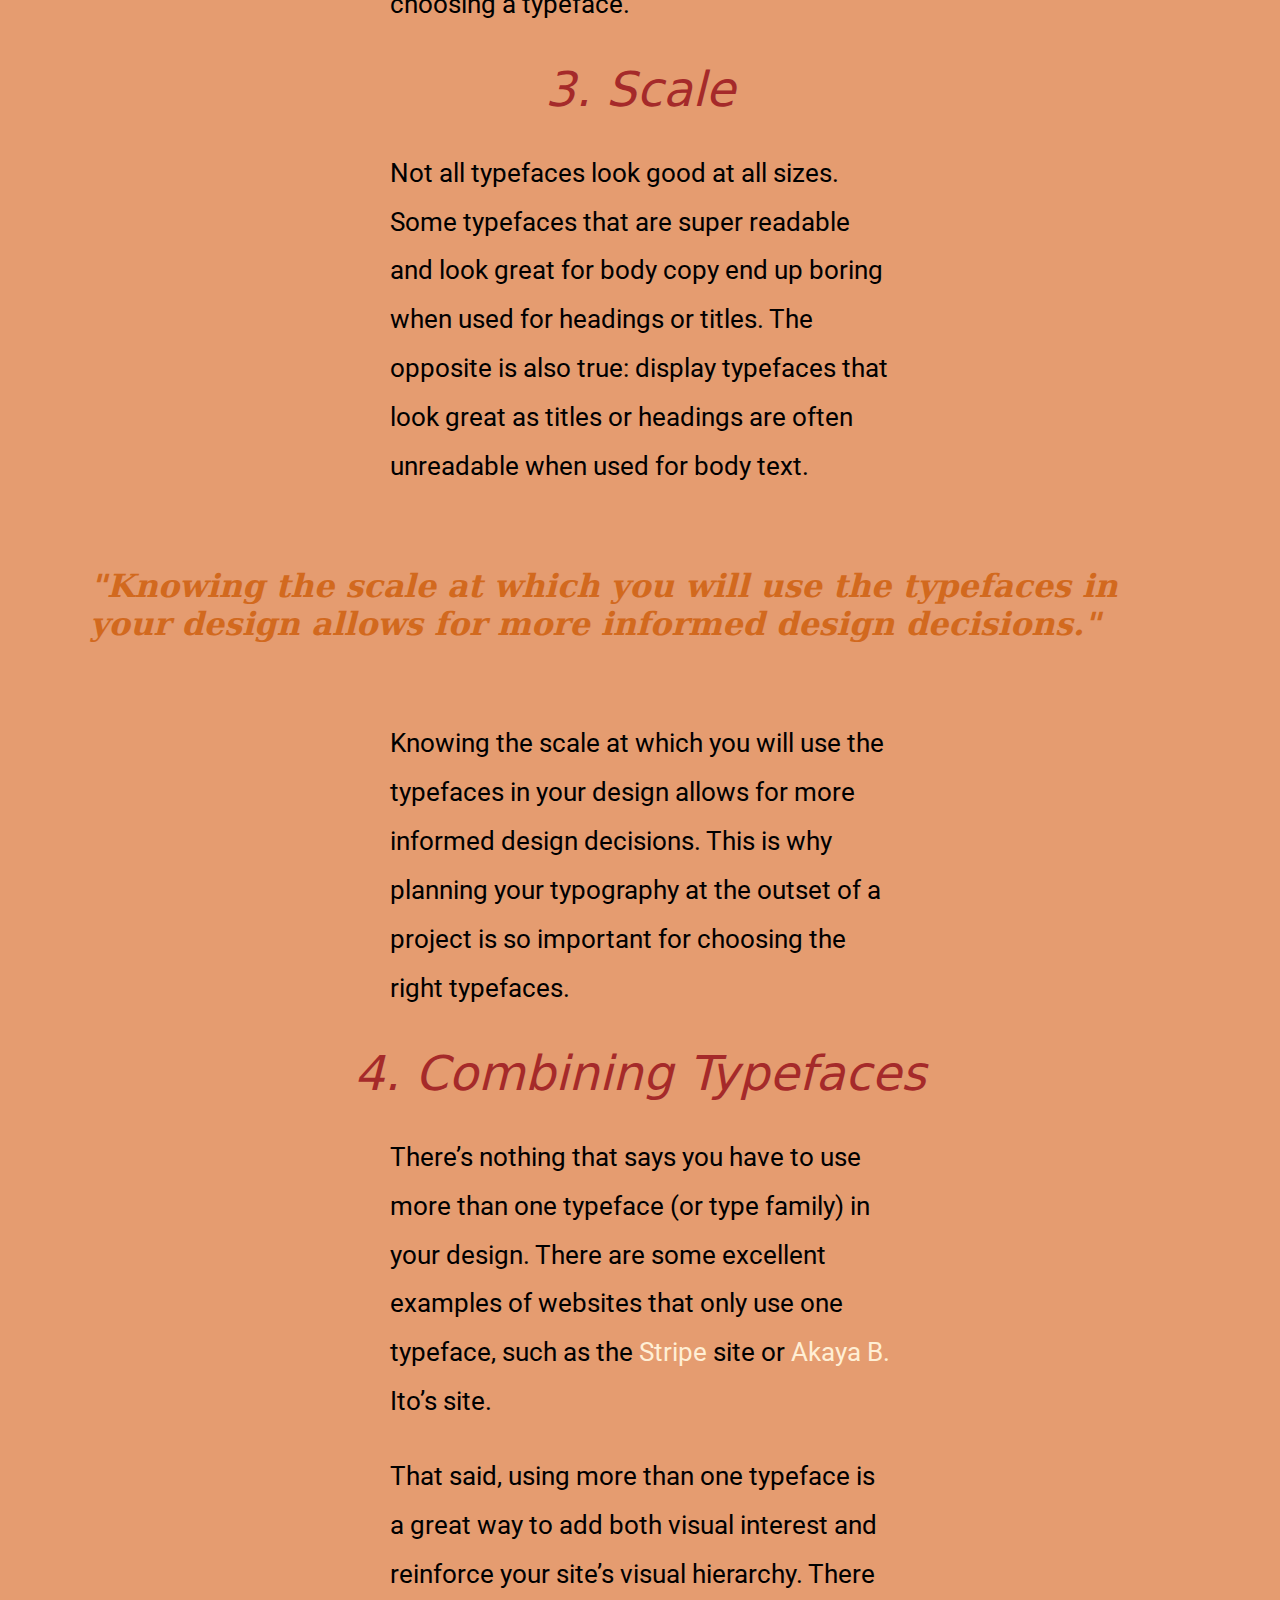
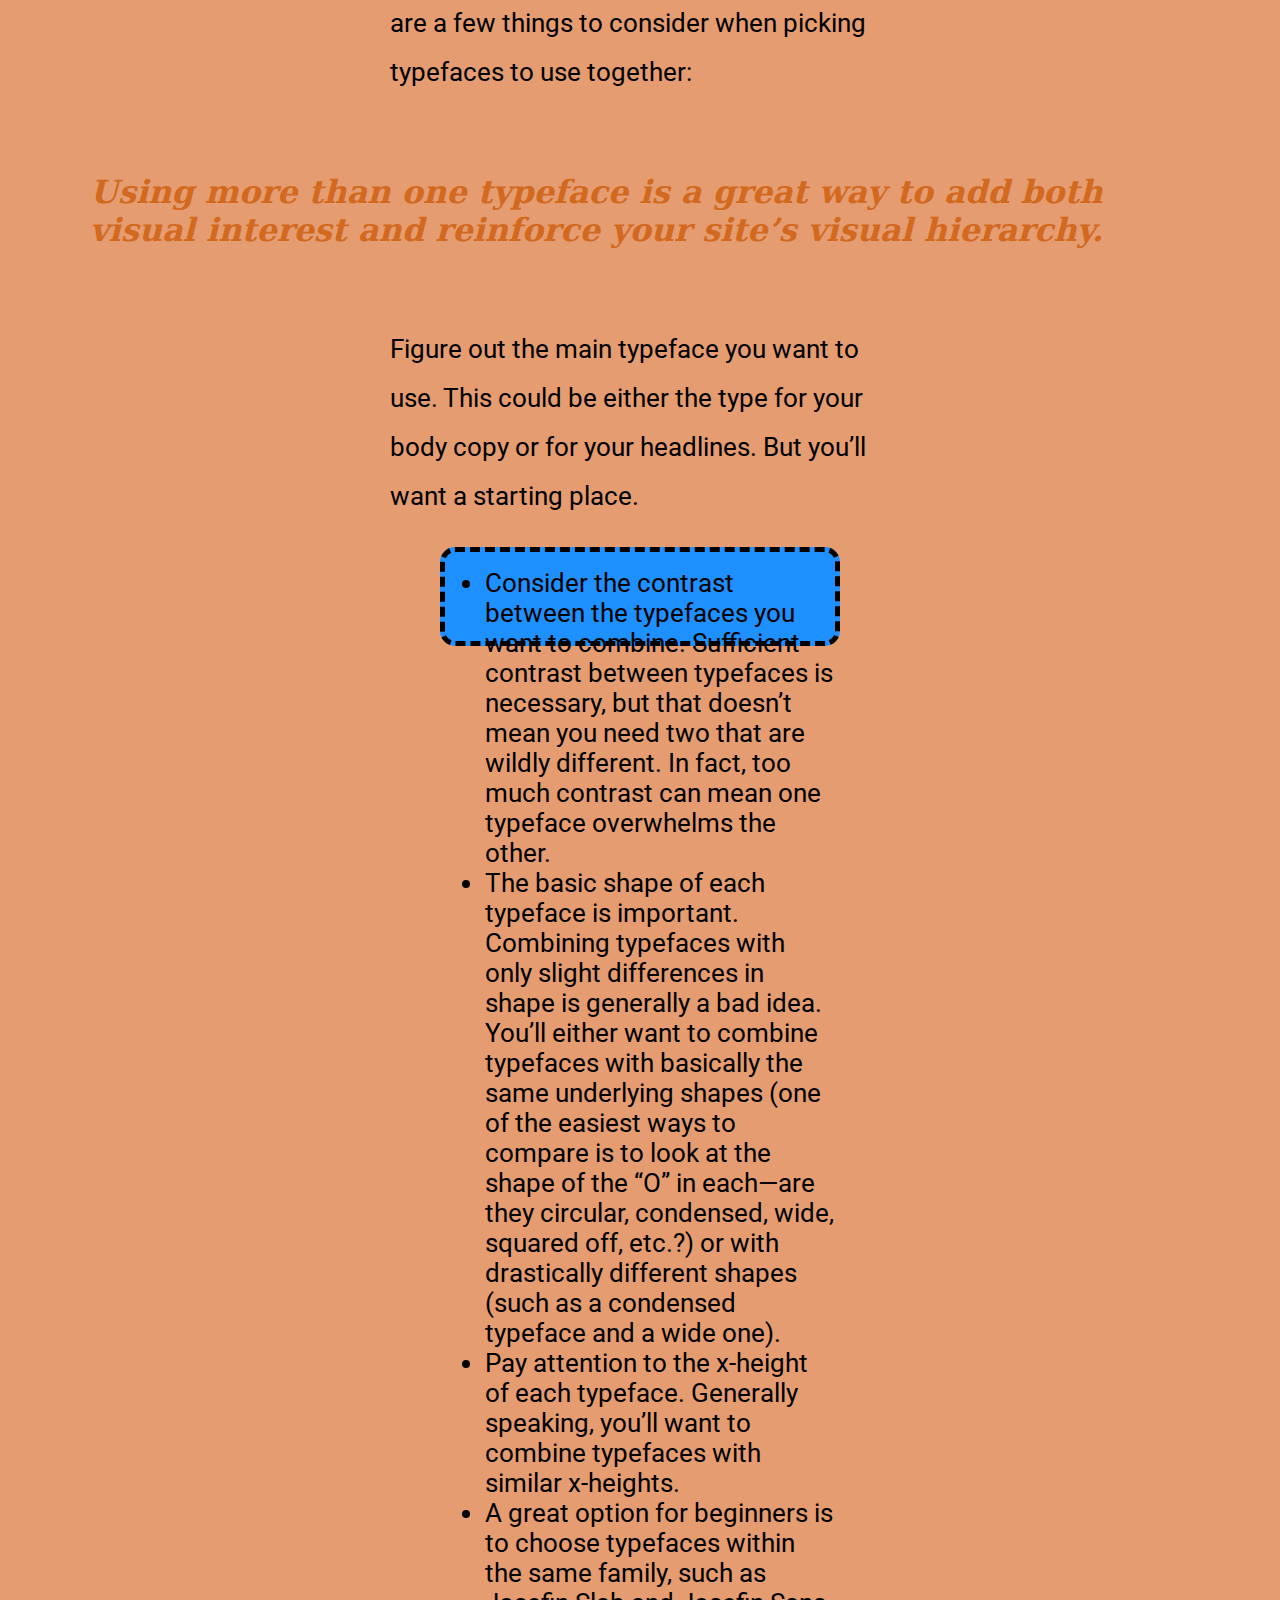
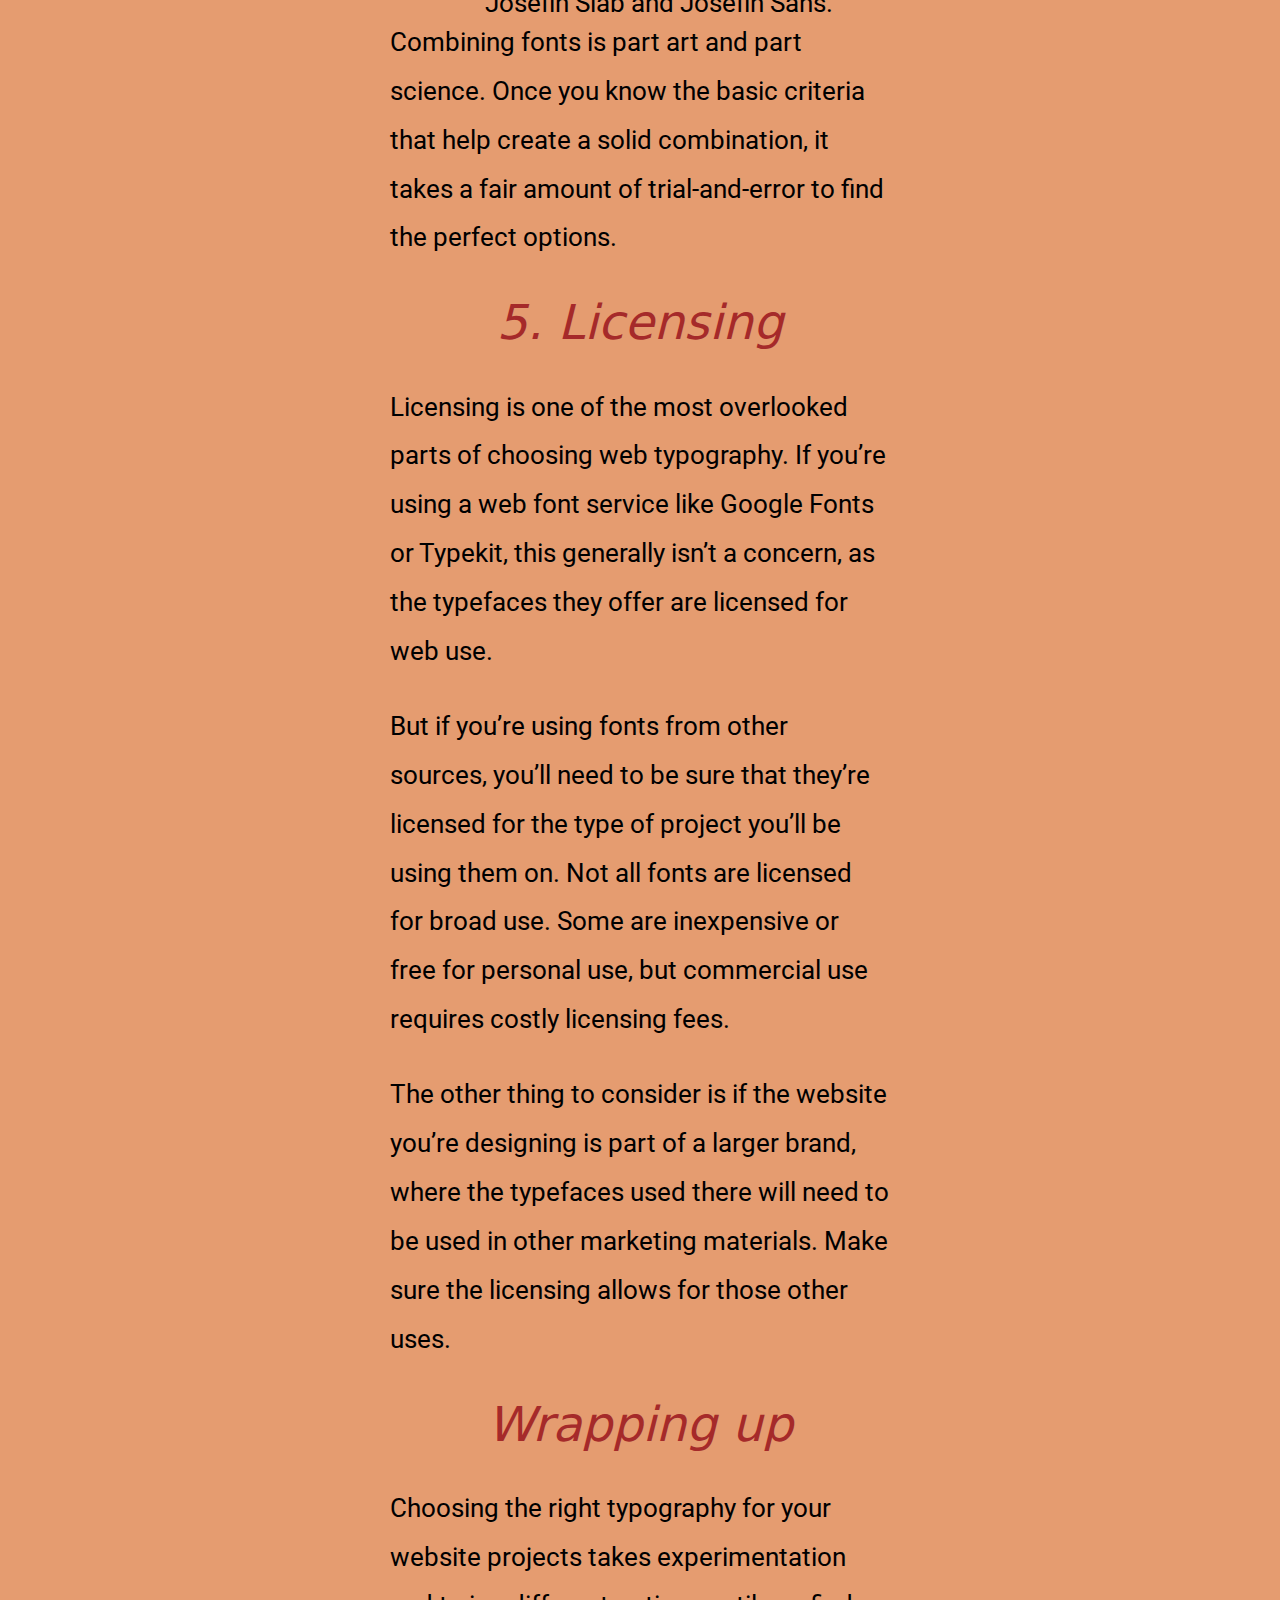
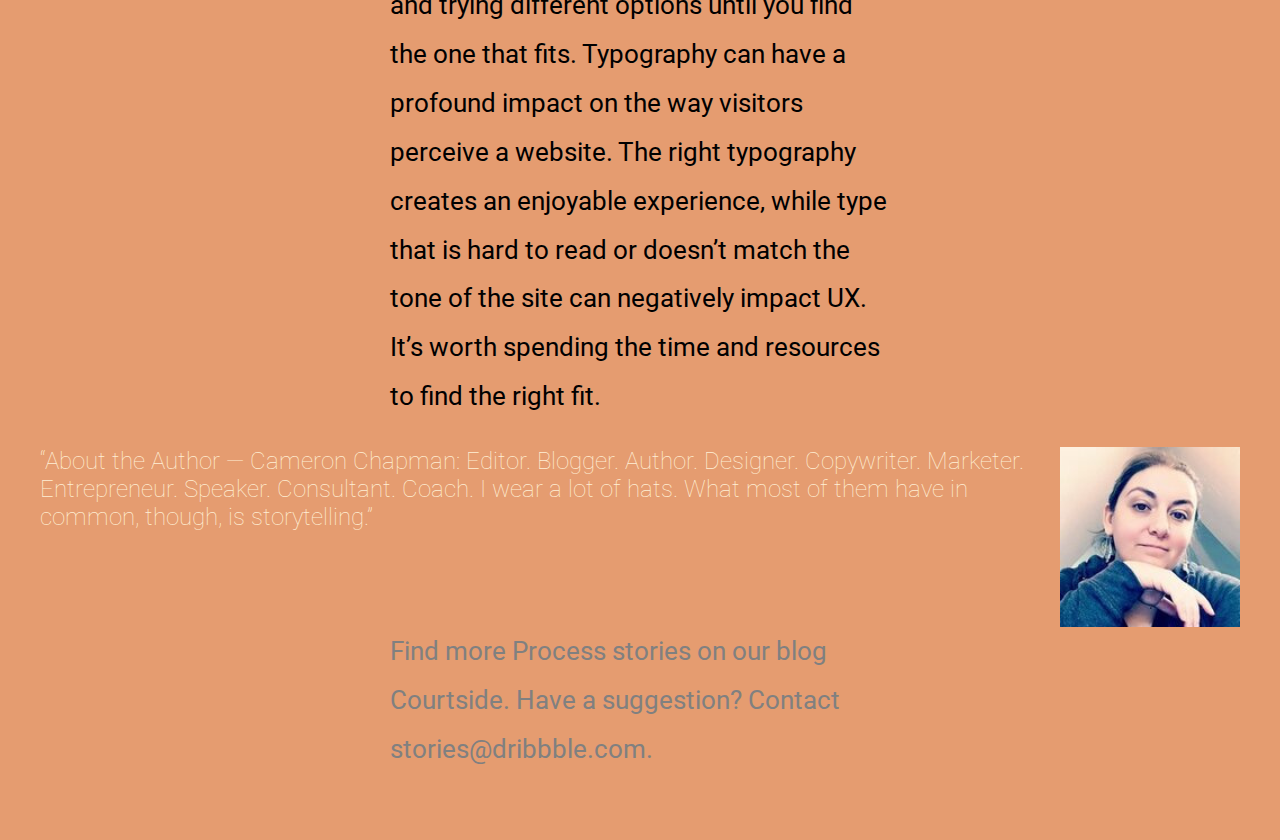
<file: Typography.html>
<!doctype html>
<html>
<head>
<meta charset="UTF-8">
<title>demo</title>
	<link rel="preconnect" href="https://fonts.googleapis.com">
<link rel="preconnect" href="https://fonts.gstatic.com" crossorigin>

<link rel="preconnect" href="https://fonts.gstatic.com" crossorigin>
<link href="https://fonts.googleapis.com/css2?family=Roboto:ital,wght@0,300;0,400;0,500;0,700;0,900;1,900&display=swap" rel="stylesheet">

<link href="style.css" rel="stylesheet" type="text/css">
</head>

<body>
		<ul class="nav">
  <li><a class="active" href="Typography.html">Typography</a></li>
  <li><a  href="Principles.html">Principles</a></li>
  <li><a href="color.html">Color</a></li>
  <li><a  href="about.html">About</a></li>
</ul>
	<header>
		<h1>Choosing typography for web design: 5 things you need to consider</h1>
		<p>by Renee Fleck in Process
AUG 17, 2020</p>
	</header>
	
	<section>
	<p>Aside from the <a href="https://dribbble.com/stories/2018/12/19/choosing-colors-for-web-design-a-practical-ui-color-application-guide">color palette</a>, the typography of a website is one of the most important and impactful influencers of user experience. The right typefaces elevate a design and make the content pleasant to read. The wrong typography, well, does the opposite and can ruin the visitor’s experience (and cause them to look for alternative websites).

There are a number of things to consider when choosing typefaces for a website design. Let’s get straight into it.</p>
	<div class="center">
		
 <img src="images/Type.jpg" width="2550" height="3300" alt=""/>
	  </div>
	<footer>
		<p>Row 1: <a href="https://dribbble.com/AmberAsay">Amber Asay</a>, <a href="https://dribbble.com/newincreative">Nguyen Le</a>, <a href="https://dribbble.com/hrvoje-grubisic">Hrvoje Grubisic</a> for <a href="https://dribbble.com/bornfight_studio">BORNFIGHT STUDIO®</a>.</p>
	</footer>
	
<h1>Planning Your Web Typography</h1>
	<p>Before you start diving into which fonts you want to use for a website, it’s important to plan out your typography. You need to have a solid understanding of how the typefaces you choose will be used.

How many heading levels will there be? What about meta text for things like bylines on articles or things like photo captions? Will there be different body text sizes for different sections of the site? Are there any instances of big typography, such as over hero images?

Make a list of what you need so that when you start exploring typefaces you can look at how they’ll appear at different sizes and in different styles based on your actual project, and not some theoretical idea of what’s necessary.</p>
	
		<div class="button center">
		<a href="https://dribbble.com/AmberAsay"> BUTTON
		</a>
	</div>
	<h1>1. Tone and Mood</h1>
      <div>
		<img style= "width:50%; float: left; margin-right: 2%;" 
			 src="images/EveType.jpg" alt=""/>
		  </div>

	<p>One of the most important determinations when planning the typography for any website is to decide what the tone and mood of the site should be. Is it formal or casual? Playful or serious? Modern or traditional?</p>

<p>Once you know the tone the project should have, you can eliminate a lot of typeface options. You’re not going to use a font like Baskerville for a playful, modern site. Just like you wouldn’t use Futura for a site that’s supposed to be formal and traditional.</p>
		<br>
		<br>
		
	  <div class="quotation">"Decide what the tone and mood of the site should be. Is it formal or casual? Playful or serious? Modern or traditional?" </div>
	  <p style="clear:both;">Create a list of typefaces that seem to fit the tone of your project to refer to as you move through the rest of the considerations below. When you have a narrower list of appropriate choices (as opposed to the tens of thousands of typefaces available), it speeds up the process of narrowing down to your final typeface selections.</p>
		
	  <h1>2. Readability</h1>
	  <p>People often confuse legibility and readability. Legibility is how easily recognizable each letterform is within a typeface. Readability, though, is how easy the typeface actually is to read (especially in large blocks of text) and depends on a number of factors.

The legibility of a typeface definitely affects its readability. But so do factors like the size of the typeface, contrast with the background, the weight of the font, and other visual factors.

A typeface that is perfectly readable at one size may become hard to read at a different size. This is why it’s important to understand how your typographic content will be used in your actual design before choosing a typeface.</p>
	  <h1>3. Scale</h1>
	  <p>Not all typefaces look good at all sizes. Some typefaces that are super readable and look great for body copy end up boring when used for headings or titles. The opposite is also true: display typefaces that look great as titles or headings are often unreadable when used for body text.</p>
		
	  <div class="quotation">"Knowing the scale at which you will use the typefaces in your design allows for more informed design decisions." </div>
		
		<p>Knowing the scale at which you will use the typefaces in your design allows for more informed design decisions. This is why planning your typography at the outset of a project is so important for choosing the right typefaces.
		</p>
		<h1>4. Combining Typefaces</h1>
		<p>There’s nothing that says you have to use more than one typeface (or type family) in your design. There are some excellent examples of websites that only use one typeface, such as the <a href="https://stripe.com/">Stripe </a>site or<a href="https://ayakaito.com/"> Akaya B.</a> Ito’s site.</p>
			
<p>That said, using more than one typeface is a great way to add both visual interest and reinforce your site’s visual hierarchy. There are a few things to consider when picking typefaces to use together:</p>
		
		<div class="quotation">Using more than one typeface is a great way to add both visual interest and reinforce your site’s visual hierarchy.</div>
		<p>Figure out the main typeface you want to use. This could be either the type for your body copy or for your headlines. But you’ll want a starting place.</p>
		
	<div class="points">
		<ul>
<li>Consider the contrast between the typefaces you want to combine. Sufficient contrast between typefaces is necessary, but that doesn’t mean you need two that are wildly different. In fact, too much contrast can mean one typeface overwhelms the other.</li>
		<br>
<li>The basic shape of each typeface is important. Combining typefaces with only slight differences in shape is generally a bad idea. You’ll either want to combine typefaces with basically the same underlying shapes (one of the easiest ways to compare is to look at the shape of the “O” in each—are they circular, condensed, wide, squared off, etc.?) or with drastically different shapes (such as a condensed typeface and a wide one).</li>
		<br>
<li>Pay attention to the x-height of each typeface. Generally speaking, you’ll want to combine typefaces with similar x-heights.</li>
		<br>
<li>A great option for beginners is to choose typefaces within the same family, such as Josefin Slab and Josefin Sans.</li>
		</ul>
		</div>
		<br>
		
<p>Combining fonts is part art and part science. Once you know the basic criteria that help create a solid combination, it takes a fair amount of trial-and-error to find the perfect options.
</p>
	<h1>5. Licensing</h1>
		<p>Licensing is one of the most overlooked parts of choosing web typography. If you’re using a web font service like Google Fonts or Typekit, this generally isn’t a concern, as the typefaces they offer are licensed for web use.</p>
		<p>But if you’re using fonts from other sources, you’ll need to be sure that they’re licensed for the type of project you’ll be using them on. Not all fonts are licensed for broad use. Some are inexpensive or free for personal use, but commercial use requires costly licensing fees.</p>
		<p>The other thing to consider is if the website you’re designing is part of a larger brand, where the typefaces used there will need to be used in other marketing materials. Make sure the licensing allows for those other uses.</p>
	<h1>Wrapping up</h1>
		<p>Choosing the right typography for your website projects takes experimentation and trying different options until you find the one that fits. Typography can have a profound impact on the way visitors perceive a website. The right typography creates an enjoyable experience, while type that is hard to read or doesn’t match the tone of the site can negatively impact UX. It’s worth spending the time and resources to find the right fit.</p>
	<div>	
	<img style="width:15%; float: right;" src="images/circle_carmen.jpeg" alt="">
		
		<div class="individual-quote">
		<q class="individual-quote">About the Author — Cameron Chapman: Editor. Blogger. Author. Designer. Copywriter. Marketer. Entrepreneur. Speaker. Consultant. Coach. I wear a lot of hats. What most of them have in common, though, is storytelling.</q>
		</div>
		</div>
		

	<footer style= "clear:both;">
	<p>Find more Process stories on our blog Courtside. Have a suggestion? Contact stories@dribbble.com.</p>
	</footer>
	</section>
	
</body>
</html>
</file>
<file: style.css>
body{
    margin: 0;
    font-family: 'Roboto', sans-serif;
		background-color:#E59C70 ;  
	}
	p{
		font-size: 165%;
		margin-right: 350px;
		margin-left: 350px;
		line-height: 1.85;
	}
	li{
		font-size: 160%;

	}
.points{
	margin-right: 400px;
	margin-left: 400px;
	background-color: dodgerblue;
	border-style: dashed;
	border-width: 5px;
	border-radius: 15px;
}
	
body header h1 {
}
	h1 {
    font-size: 3em;
    color: brown;
    font-style: oblique;
    font-weight: 300;
    font-family: Segoe, "Segoe UI", "DejaVu Sans", "Trebuchet MS", Verdana, sans-serif;
	text-align: center;
		margin-right: 80px;
		margin-left: 80px;
	}
	header{
		background-color: blanchedalmond;
		color: burlywood;
		padding: 50px;
		
	}

h3{
	font-size: 2em;
		text-align: center;
		margin-right: 80px;
		margin-left: 80px;
}


.HowApply{
	text-align: center;
}

	footer{
		color: gray; 
		
	}
	section{
		padding: 40px;
		
	}
	img{
		width: 100%;
		height: 100%;
		
			
	}
	a{
    color: papayawhip;
    text-decoration: none;			
	}
	a:hover {
		color:#1D44C5;
		
	}
		.button a {
		color:aliceblue;
		background-color: darkslateblue;
		padding: 10px;
		text-decoration: none;
		font-size: 35px;
		border-radius: 40px;
			
	}
	.button a:hover{
		background-color: crimson;
		color: black;
		
	}
	.center{
		display: flex;
	justify-content: center;
	align-items: center;

	}
	q{
    
	}
	.quotation {
		padding: 50px;
		font-weight: 900;
    color: chocolate;
    font-size: xx-large;
    ;
    font-style: italic;
    font-family: Constantia, "Lucida Bright", "DejaVu Serif", Georgia, serif;
		border-radius: 30px;
		
    
	}
	
	.individual-quote{
		font-size: x-large ;
		color:papayawhip;
		font-weight: 100;}
	ul.nav {
  list-style-type: none;
  margin: 0;
  padding: 0;
  overflow: hidden;
  background-color: #333;
  position: fixed;
  top: 0;
  width: 100%;
}

li {
  float: left;
}

li a {
  display: block;
  color: chocolate;
  text-align: center;
  padding: 14px 16px;
  text-decoration: none;
}

li a:hover:not(.active) {
  background-color: chocolate;
}

.active {
  background-color: beige;
}
</file>
